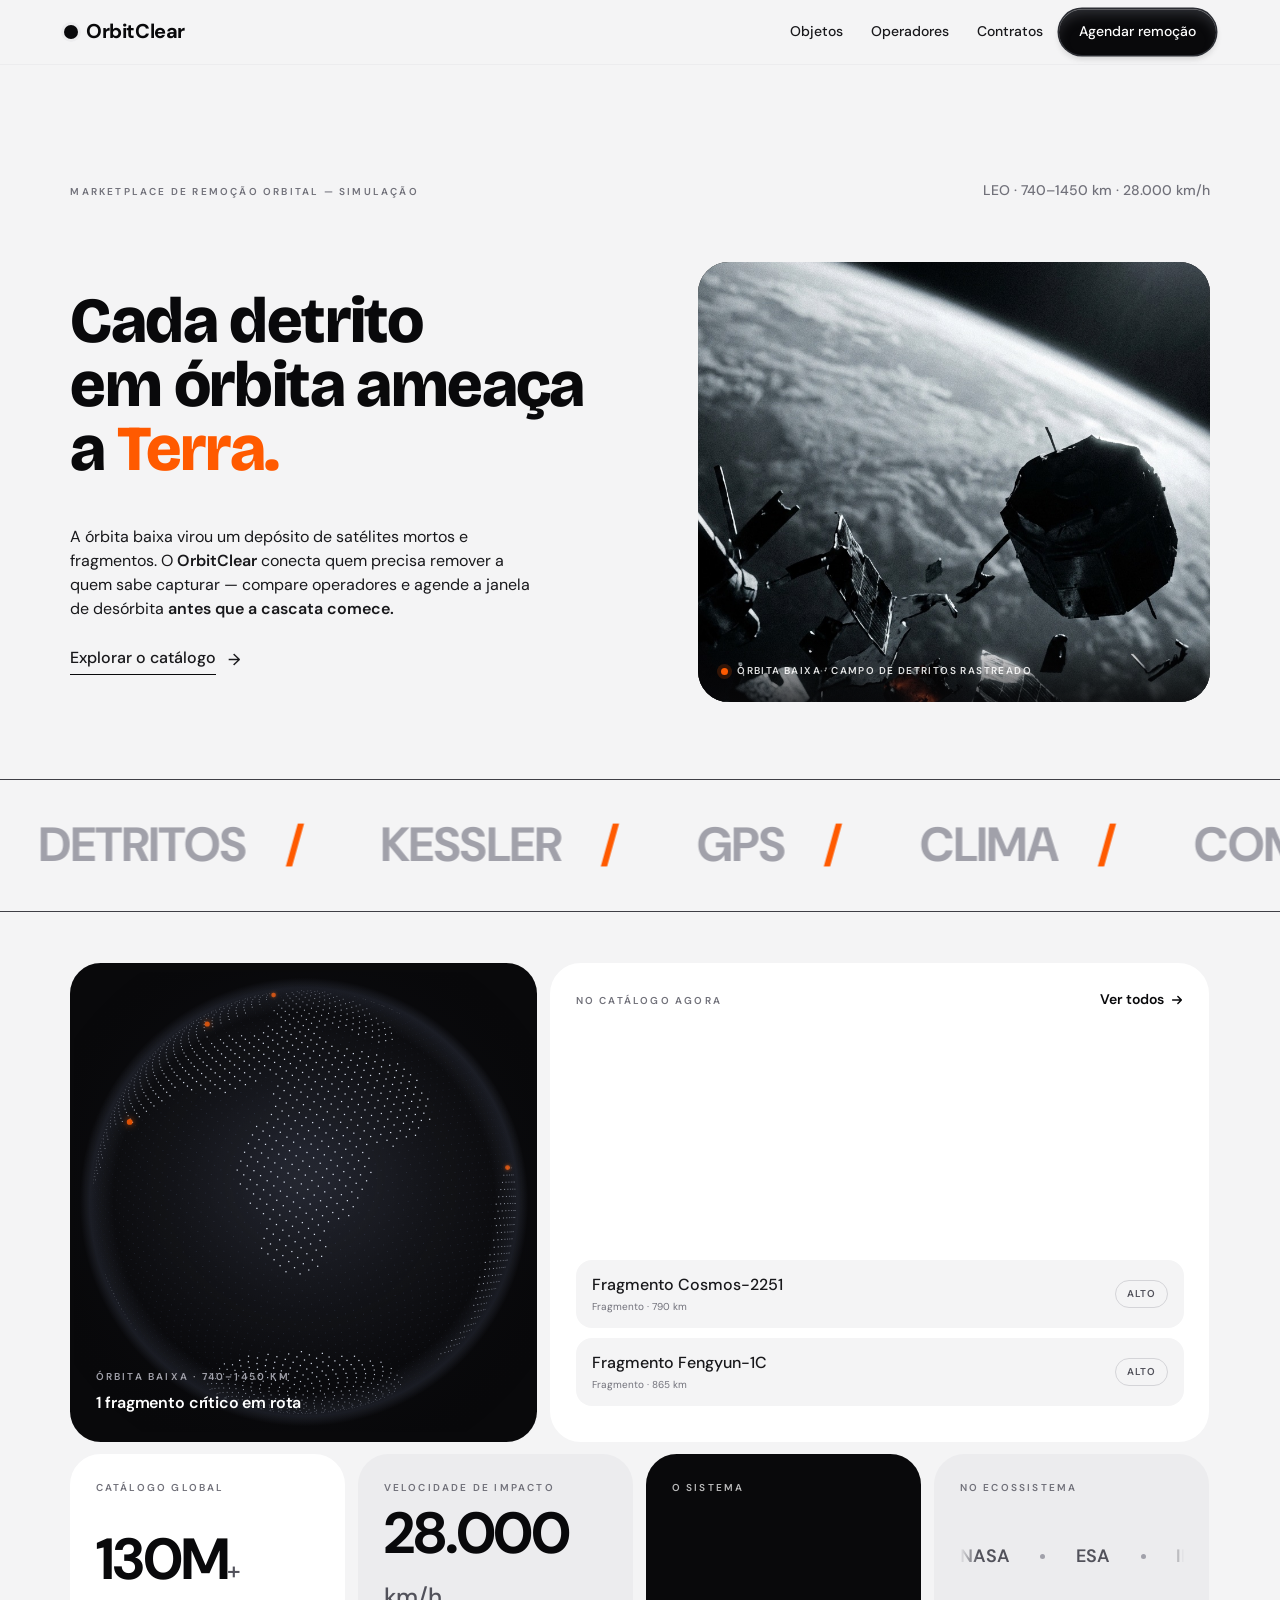
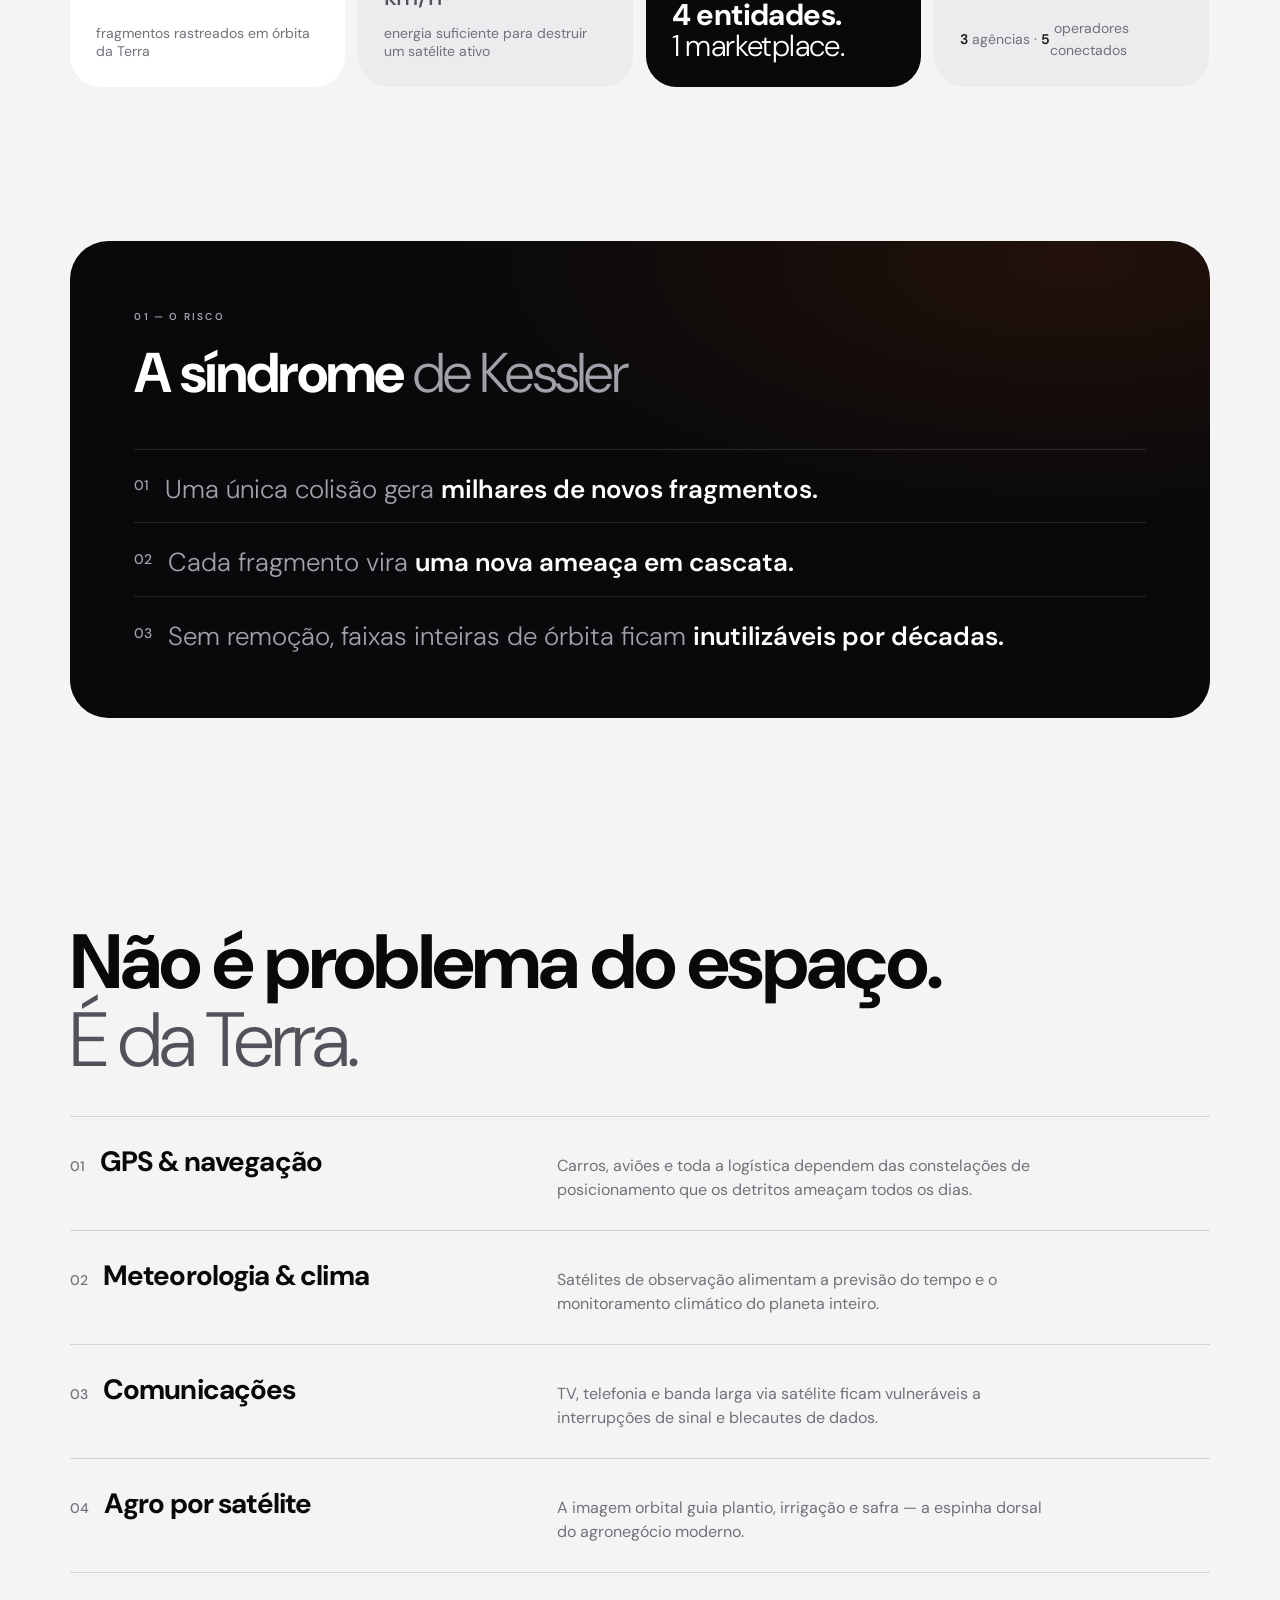
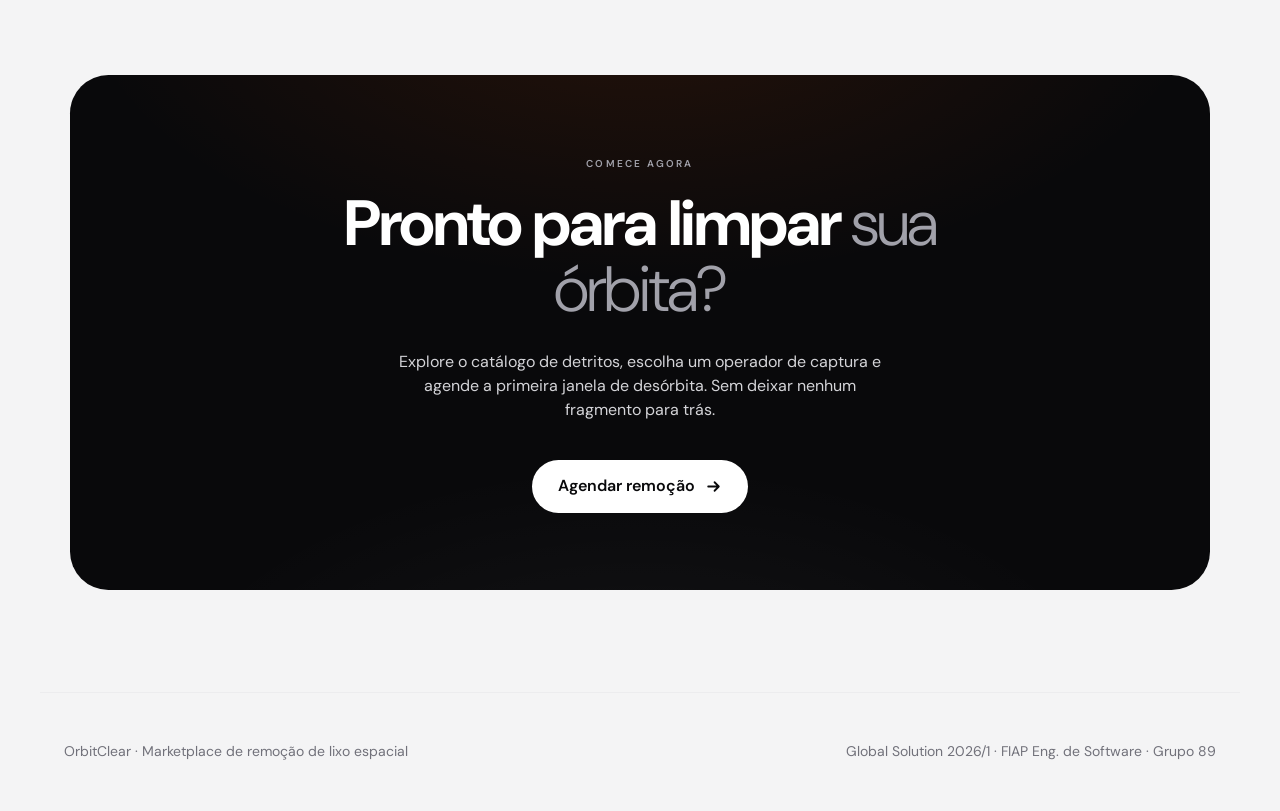
<file: web/index.html>
<!doctype html>
<html lang="pt-BR">
<head>
<meta charset="utf-8">
<meta name="viewport" content="width=device-width, initial-scale=1">
<title>OrbitClear · Marketplace de remoção orbital</title>
<link rel="preconnect" href="https://fonts.googleapis.com">
<link rel="preconnect" href="https://fonts.gstatic.com" crossorigin>
<link href="https://fonts.googleapis.com/css2?family=Bricolage+Grotesque:opsz,wght@12..96,400..800&family=DM+Sans:opsz,wght@9..40,300;9..40,400;9..40,500;9..40,600;9..40,700&display=swap" rel="stylesheet">
<link rel="stylesheet" href="css/tokens.css">
<link rel="stylesheet" href="css/base.css">
<style>
  /* ============================================================
     OrbitClear — LANDING FINAL (fusão A·BENTO + B·KINETIC EDITORIAL)
     Um só sistema visual Awesomic: DM Sans, paleta estrita por token,
     profundidade por degrau de cor (sem drop shadow em tile),
     ember/orchid escassos. Prefixo .ed- pra não colidir com base.css.
     Ritmo: claro (hero) → faixa → bento → número cru → escuro Kessler
            → impacto Terra → CTA escuro.
     ============================================================ */

  /* gutter editorial largo: mesmo eixo do .container, sem cartão */
  .ed-bleed { padding-inline: clamp(20px, 5.5vw, 96px); }
  .ed-rule { border-top: 1px solid var(--color-pebble); }

  .ed-kicker {
    font-size: var(--text-caption);
    letter-spacing: .22em;
    text-transform: uppercase;
    font-weight: var(--font-weight-semibold);
    color: var(--color-steel);
  }
  .ed-secnum {
    display: inline-block;
    font-size: var(--text-body);
    font-weight: var(--font-weight-medium);
    letter-spacing: .14em;
    color: var(--color-steel);
    font-variant-numeric: tabular-nums;
  }

  /* ============================================================
     1 · HERO — big-type arquitetônico (canvas claro / mist)
     ============================================================ */
  .ed-hero {
    padding-top: clamp(44px, 9vw, 124px);
    padding-bottom: clamp(36px, 6vw, 80px);
  }
  .ed-hero-top {
    display: flex; align-items: baseline; justify-content: space-between;
    gap: 24px; margin-bottom: clamp(26px, 5vw, 60px); flex-wrap: wrap;
  }
  .ed-hero-top .ed-loc {
    font-size: var(--text-body);
    font-weight: var(--font-weight-medium);
    color: var(--color-steel);
    font-variant-numeric: tabular-nums;
  }
  .ed-display {
    margin: 0;
    font-family: 'Bricolage Grotesque', 'DM Sans', ui-sans-serif, system-ui, sans-serif;
    font-weight: 800;
    font-size: clamp(34px, 5vw, 74px);
    line-height: 1.0;
    letter-spacing: -.025em;
    color: var(--color-obsidian);
    overflow-wrap: break-word;
  }
  .ed-display .ed-line { display: block; }
  /* última palavra em ember — único acento cromático da dobra */
  .ed-display .ed-accent { color: var(--color-ember); }

  /* hero em 2 colunas: tipografia à esquerda, mídia cinematográfica à direita */
  .ed-hero-main {
    margin-top: clamp(24px, 3.5vw, 48px);
    display: grid;
    grid-template-columns: 1.06fr 0.94fr;
    gap: clamp(28px, 4vw, 64px);
    align-items: stretch;
  }
  .ed-hero-left { display: flex; flex-direction: column; justify-content: center; min-width: 0; }
  .ed-hero-foot { margin-top: clamp(26px, 3.5vw, 44px); max-width: 46ch; }
  .ed-hero-lead {
    font-size: var(--text-body-lg);
    line-height: var(--leading-body-lg);
    color: var(--color-ink);
  }
  .ed-hero-lead strong { font-weight: var(--font-weight-semibold); }
  .ed-hero-cta {
    margin-top: clamp(18px, 2vw, 26px);
    display: inline-flex; align-items: center; gap: 12px;
    font-size: var(--text-body-lg);
    font-weight: var(--font-weight-medium);
    align-self: start;
  }
  .ed-hero-cta .ed-ul { border-bottom: 1px solid var(--color-obsidian); padding-bottom: 3px; }
  .ed-hero-cta .ed-arrow {
    display: inline-block;
    transition: transform .28s cubic-bezier(.175,.885,.32,1.275);
  }
  .ed-hero-cta:hover .ed-arrow { transform: translateX(8px); }

  /* mídia cinematográfica do hero (imagem gerada) */
  .ed-hero-media {
    position: relative;
    margin: 0;
    border-radius: clamp(28px, 2.4vw, 36px);
    overflow: hidden;
    background: var(--surface-dark);
    min-height: 440px;
    isolation: isolate;
  }
  .ed-hero-media img {
    position: absolute; inset: 0;
    width: 100%; height: 100%;
    object-fit: cover; display: block;
  }
  .ed-hero-media figcaption {
    position: absolute; left: 0; right: 0; bottom: 0; z-index: 2;
    padding: clamp(16px, 1.8vw, 24px);
    display: flex; align-items: center; gap: 9px;
    font-size: var(--text-caption);
    letter-spacing: .14em; text-transform: uppercase;
    font-weight: var(--font-weight-semibold);
    color: rgba(255,255,255,.88);
    background: linear-gradient(to top, rgba(9,9,11,.74), transparent);
  }
  .ed-hero-media .ed-live {
    width: 7px; height: 7px; border-radius: 50%;
    background: var(--color-ember); flex: none;
    box-shadow: 0 0 0 4px rgba(255,90,0,.18);
  }
  @media (max-width: 860px) {
    .ed-hero-main { grid-template-columns: 1fr; gap: clamp(24px, 5vw, 36px); }
    .ed-hero-media { min-height: 0; aspect-ratio: 16 / 11; }
  }

  /* ============================================================
     2 · MARQUEE cinético — palavras-chave cruzando a tela
     ============================================================ */
  .ed-marquee {
    padding-block: clamp(16px, 2.6vw, 28px);
    overflow: hidden;
    border-top: 1px solid var(--color-graphite);
    border-bottom: 1px solid var(--color-graphite);
    user-select: none;
  }
  .ed-marquee-track {
    display: flex; width: max-content;
    will-change: transform;
    animation: ed-marquee-x 34s linear infinite;
  }
  .ed-marquee:hover .ed-marquee-track { animation-play-state: paused; }
  .ed-marquee-item {
    display: inline-flex; align-items: center;
    font-size: clamp(22px, 4vw, 48px);
    font-weight: var(--font-weight-bold);
    letter-spacing: -.02em;
    text-transform: uppercase;
    color: var(--color-ash);
    padding-inline: clamp(20px, 3vw, 48px);
    transition: color .25s ease;
  }
  .ed-marquee-item .ed-sep { color: var(--color-ember); margin-left: clamp(20px, 3vw, 48px); }
  .ed-marquee-item:hover { color: var(--color-obsidian); }
  @keyframes ed-marquee-x { to { transform: translateX(-50%); } }

  /* ============================================================
     3 · BENTO "ACTIVE GRID" — mosaico assimétrico (de A)
     ============================================================ */
  .ed-stage { padding-block: clamp(24px, 4vw, 56px); }
  .ed-bento {
    display: grid;
    grid-template-columns: repeat(12, 1fr);
    grid-auto-rows: minmax(96px, 1fr);
    gap: clamp(10px, 1vw, 16px);
  }
  .ed-tile {
    position: relative;
    border-radius: clamp(28px, 2.4vw, 36px);
    padding: clamp(20px, 2vw, 30px);
    overflow: hidden;
    display: flex;
    flex-direction: column;
    isolation: isolate;
    transition: transform .25s cubic-bezier(.175,.885,.32,1.275);
    will-change: transform;
  }
  .ed-tile:hover { transform: translateY(-4px); }
  .ed-tile.ed-static:hover { transform: none; }
  .ed-tile .ed-kicker { color: var(--color-steel); }

  /* placement desktop — assimetria intencional */
  .ed-t-orbit   { grid-column: span 5; grid-row: span 4; }
  .ed-t-catalog { grid-column: span 7; grid-row: span 4; }
  .ed-t-stat-a  { grid-column: span 3; grid-row: span 2; }
  .ed-t-stat-b  { grid-column: span 3; grid-row: span 2; }
  .ed-t-orchid  { grid-column: span 3; grid-row: span 2; }
  .ed-t-ecosys  { grid-column: span 3; grid-row: span 2; }

  /* --- TILE ÓRBITA (escuro, grande): globo de pontos em <canvas>, ver js/globo.js --- */
  .ed-t-orbit {
    background: var(--surface-dark);
    padding: 0;
    align-items: center;
    justify-content: center;
    min-height: 360px;
  }
  .ed-t-orbit::before {
    content: "";
    position: absolute; inset: 0;
    background: radial-gradient(70% 60% at 50% 46%, rgba(255,255,255,.06), transparent 70%);
    z-index: -1;
  }
  .ed-orbit-canvas {
    width: min(108%, 460px); aspect-ratio: 1 / 1; display: block;
    cursor: grab; touch-action: pan-y;
  }
  .ed-orbit-canvas:active { cursor: grabbing; }
  .ed-orbit-label {
    position: absolute;
    left: clamp(22px, 2vw, 32px);
    bottom: clamp(22px, 2vw, 32px);
    z-index: 2;
    color: var(--color-ash);
    max-width: 64%;
  }
  .ed-orbit-label .ed-kicker { color: var(--color-ash); }
  .ed-orbit-label .ed-big {
    display: block;
    color: var(--color-snow);
    font-weight: var(--font-weight-semibold);
    font-size: var(--text-body-lg);
    margin-top: 4px;
    letter-spacing: -.01em;
  }
  /* o globo do tile de órbita é desenhado em <canvas> — ver js/globo.js
     (respeito a prefers-reduced-motion fica no próprio JS) */

  /* --- TILE CATÁLOGO (snow, active grid: revela 3º no hover) --- */
  .ed-t-catalog {
    background: var(--surface-card-white);
    gap: var(--spacing-16);
    justify-content: flex-start;
  }
  .ed-catalog-head {
    display: flex; align-items: baseline; justify-content: space-between;
    gap: var(--spacing-16);
  }
  .ed-see-all {
    display: inline-flex; align-items: center; gap: 6px;
    font-size: var(--text-body);
    font-weight: var(--font-weight-semibold);
    color: var(--color-obsidian);
    transition: opacity .2s ease;
  }
  .ed-see-all:hover { opacity: .55; }
  .ed-see-all svg { width: 14px; height: 14px; transition: transform .25s ease; }
  .ed-t-catalog:hover .ed-see-all svg { transform: translateX(3px); }
  .ed-obj-list { display: grid; gap: 10px; margin-top: auto; }
  .ed-obj-row {
    display: grid;
    grid-template-columns: 1fr auto;
    align-items: center;
    gap: var(--spacing-16);
    padding: 13px 16px;
    border-radius: var(--radius-2xl);
    background: var(--surface-canvas);
  }
  .ed-obj-name {
    font-size: var(--text-body-lg);
    font-weight: var(--font-weight-medium);
    color: var(--color-ink);
    overflow: hidden; text-overflow: ellipsis; white-space: nowrap;
  }
  .ed-obj-meta {
    display: block;
    font-size: var(--text-caption);
    line-height: 1.7;
    color: var(--color-steel);
    font-weight: var(--font-weight-regular);
  }
  .ed-risk {
    flex: none;
    font-size: var(--text-caption);
    font-weight: var(--font-weight-semibold);
    letter-spacing: .06em;
    text-transform: uppercase;
    padding: 5px 11px;
    border-radius: var(--radius-pill);
    border: 1px solid var(--color-pebble);
    color: var(--color-slate);
    white-space: nowrap;
  }
  .ed-risk[data-risk="CRITICO"] { color: var(--color-ember); border-color: rgba(255,90,0,.32); }
  /* o objeto extra colapsado, abre no hover (active grid, overshoot) */
  .ed-obj-row.ed-reveal {
    max-height: 0; opacity: 0; padding-block: 0; margin-top: -10px;
    transform: translateY(-6px); overflow: hidden;
    transition: max-height .32s cubic-bezier(.175,.885,.32,1.275),
                opacity .28s ease, transform .3s ease, padding .3s ease, margin .3s ease;
  }
  .ed-t-catalog:hover .ed-obj-row.ed-reveal {
    max-height: 72px; opacity: 1; padding-block: 13px; margin-top: 0; transform: translateY(0);
  }

  /* --- TILE STAT --- */
  .ed-t-stat { justify-content: space-between; gap: var(--spacing-12); min-height: 168px; }
  .ed-t-stat-a { background: var(--surface-card-white); }
  .ed-t-stat-b { background: var(--surface-card-muted); }
  .ed-stat-num {
    font-weight: var(--font-weight-bold);
    font-size: clamp(40px, 4.6vw, 58px);
    line-height: .9;
    letter-spacing: -.035em;
    color: var(--color-obsidian);
  }
  .ed-stat-num .ed-u {
    font-size: .42em;
    font-weight: var(--font-weight-medium);
    letter-spacing: -.01em;
    color: var(--color-slate);
  }
  .ed-stat-label {
    font-size: var(--text-body);
    color: var(--color-steel);
    line-height: 1.35;
    max-width: 24ch;
  }

  /* --- TILE SISTEMA (âncora escura — sem cor cromática) --- */
  .ed-t-orchid {
    background: var(--surface-dark);
    color: var(--color-snow);
    justify-content: space-between;
    gap: var(--spacing-12);
    min-height: 168px;
  }
  .ed-t-orchid .ed-kicker { color: rgba(255,255,255,.72); }
  .ed-orchid-line {
    font-weight: var(--font-weight-bold);
    font-size: clamp(22px, 2.4vw, 30px);
    line-height: 1.04;
    letter-spacing: -.02em;
  }
  .ed-orchid-line span { display: block; font-weight: var(--font-weight-light); }

  /* --- TILE ECOSSISTEMA (marquee de agências/operadores) --- */
  .ed-t-ecosys {
    background: var(--surface-card-muted);
    justify-content: space-between;
    gap: var(--spacing-16);
    min-height: 168px;
  }
  .ed-ticker {
    overflow: hidden;
    -webkit-mask-image: linear-gradient(90deg, transparent, #000 8%, #000 92%, transparent);
    mask-image: linear-gradient(90deg, transparent, #000 8%, #000 92%, transparent);
  }
  .ed-ticker-track {
    display: flex; align-items: center;
    gap: clamp(20px, 2.4vw, 38px);
    width: max-content;
    animation: ed-tick 30s linear infinite;
  }
  @keyframes ed-tick { to { transform: translateX(-50%); } }
  .ed-ticker-track span {
    font-size: var(--text-subheading);
    font-weight: var(--font-weight-semibold);
    color: var(--color-slate);
    white-space: nowrap;
  }
  .ed-ticker-track .ed-dot { width: 5px; height: 5px; border-radius: 50%; background: var(--color-ash); flex: none; }
  .ed-ecosys-foot {
    display: flex; align-items: center;
    color: var(--color-steel);
    font-size: var(--text-body);
  }
  .ed-ecosys-foot b { color: var(--color-ink); font-weight: var(--font-weight-semibold); }

  /* ============================================================
     4 · KESSLER — bloco escuro forte (.card-dark de base)
     ============================================================ */
  .ed-section { padding-block: clamp(56px, 8vw, 104px); }
  .ed-dark-block {
    background: var(--surface-dark);
    color: var(--color-snow);
    border-radius: clamp(30px, 3vw, 44px);
    padding: clamp(32px, 5vw, 72px);
    position: relative;
    overflow: hidden;
    isolation: isolate;
  }
  .ed-dark-block::before {
    content: "";
    position: absolute; inset: 0;
    background: radial-gradient(120% 120% at 88% 4%, rgba(255,90,0,.10), transparent 46%);
    z-index: -1;
  }
  .ed-dark-block .ed-kicker { color: var(--color-ash); }
  .ed-kessler-title {
    margin: clamp(12px, 1.4vw, 18px) 0 0;
    font-weight: var(--font-weight-bold);
    font-size: clamp(30px, 5vw, 56px);
    line-height: 1.0;
    letter-spacing: -.03em;
    color: var(--color-snow);
  }
  .ed-kessler-title .ed-thin { font-weight: var(--font-weight-light); color: var(--color-ash); }
  .ed-problem {
    margin-top: clamp(28px, 4vw, 48px);
    display: grid; gap: var(--spacing-16);
  }
  .ed-problem-row {
    display: flex; align-items: flex-start; gap: var(--spacing-16);
    font-size: clamp(18px, 2.4vw, 26px);
    line-height: 1.34;
    padding-top: clamp(16px, 2vw, 22px);
    border-top: 1px solid rgba(255,255,255,.12);
  }
  .ed-problem-row .ed-no {
    flex: none;
    font-size: var(--text-body);
    font-weight: var(--font-weight-medium);
    color: var(--color-ash);
    font-variant-numeric: tabular-nums;
    padding-top: .35em;
  }
  .ed-problem-lead { color: var(--color-ash); font-weight: var(--font-weight-light); }
  .ed-problem-key { color: var(--color-snow); font-weight: var(--font-weight-semibold); }

  /* ============================================================
     6 · IMPACTO NA TERRA — lista-índice editorial (de B)
     ============================================================ */
  .ed-head { margin-bottom: clamp(10px, 1.6vw, 18px); }
  .ed-head .ed-title {
    margin: 0;
    font-size: clamp(36px, 6vw, 84px);
    line-height: 1.02;
    letter-spacing: -.035em;
    font-weight: var(--font-weight-bold);
    color: var(--color-obsidian);
  }
  .ed-head .ed-title .ed-thin { display: block; font-weight: var(--font-weight-light); color: var(--color-slate); }
  .ed-impact-list {
    margin-top: clamp(20px, 3vw, 36px);
    list-style: none; padding: 0;
  }
  .ed-impact-list li {
    display: grid;
    grid-template-columns: minmax(220px, 4fr) 6fr;
    gap: clamp(20px, 4vw, 64px);
    align-items: baseline;
    padding-block: clamp(18px, 2.2vw, 28px);
    border-top: 1px solid var(--color-pebble);
    transition: padding-left .3s cubic-bezier(.175,.885,.32,1.275);
  }
  .ed-impact-list li:last-child { border-bottom: 1px solid var(--color-pebble); }
  .ed-impact-list li:hover { padding-left: clamp(8px, 1.2vw, 20px); }
  .ed-impact-list .ed-ix {
    margin: 0;
    font-size: clamp(20px, 2.2vw, 28px);
    line-height: 1.2;
    letter-spacing: -.03em;
    font-weight: var(--font-weight-bold);
    color: var(--color-obsidian);
    display: flex; align-items: baseline; gap: 16px;
  }
  .ed-impact-list .ed-ix .ed-no {
    font-size: var(--text-body);
    font-weight: var(--font-weight-medium);
    color: var(--color-steel);
    font-variant-numeric: tabular-nums;
    flex: none;
  }
  .ed-impact-list .ed-desc {
    font-size: var(--text-body-lg);
    line-height: var(--leading-body-lg);
    color: var(--color-steel);
    max-width: 46ch;
  }
  @media (max-width: 720px) {
    .ed-impact-list li { grid-template-columns: 1fr; gap: 12px; }
  }

  /* ============================================================
     7 · CTA final — .card-dark centralizado
     ============================================================ */
  .ed-cta {
    position: relative; overflow: hidden;
    background: var(--surface-dark);
    color: var(--color-snow);
    border-radius: clamp(30px, 3vw, 44px);
    padding: clamp(44px, 6vw, 96px) clamp(28px, 4vw, 64px);
    text-align: center;
    isolation: isolate;
  }
  .ed-cta::before {
    content: "";
    position: absolute; inset: 0;
    background:
      radial-gradient(100% 120% at 50% -20%, rgba(255,90,0,.12), transparent 50%),
      radial-gradient(80% 100% at 50% 130%, rgba(255,255,255,.05), transparent 55%);
    z-index: -1;
  }
  .ed-cta .ed-kicker { color: var(--color-ash); }
  .ed-cta-title {
    margin: clamp(12px, 1.4vw, 18px) auto 0;
    font-weight: var(--font-weight-bold);
    font-size: clamp(32px, 5vw, 64px);
    line-height: 1.02;
    letter-spacing: -.03em;
    max-width: 16ch;
  }
  .ed-cta-title .ed-thin { color: var(--color-ash); font-weight: var(--font-weight-light); }
  .ed-cta-sub {
    margin: clamp(18px, 2.4vw, 28px) auto 0;
    color: var(--color-pebble);
    font-size: var(--text-body-lg);
    line-height: var(--leading-body-lg);
    max-width: 46ch;
  }
  .ed-btn-snow {
    margin-top: clamp(28px, 3vw, 38px);
    display: inline-flex; align-items: center; gap: 10px;
    background: var(--color-snow);
    color: var(--color-obsidian);
    font-weight: var(--font-weight-semibold);
    font-size: var(--text-body-lg);
    border-radius: var(--radius-pill);
    padding: 14px 26px;
    transition: transform .22s ease;
  }
  .ed-btn-snow:hover { transform: translateY(-2px); }
  .ed-btn-snow svg { width: 17px; height: 17px; }

  /* ============================================================
     RESPONSIVO — o bento colapsa progressivamente
     ============================================================ */
  @media (max-width: 1080px) {
    .ed-bento { grid-auto-rows: minmax(92px, auto); }
    .ed-t-orbit   { grid-column: span 6; grid-row: span 3; }
    .ed-t-catalog { grid-column: span 6; grid-row: span 3; }
    .ed-t-stat-a  { grid-column: span 6; grid-row: span 2; }
    .ed-t-stat-b  { grid-column: span 6; grid-row: span 2; }
    .ed-t-orchid  { grid-column: span 6; grid-row: span 2; }
    .ed-t-ecosys  { grid-column: span 6; grid-row: span 2; }
  }
  @media (max-width: 640px) {
    .ed-bento { grid-template-columns: 1fr; grid-auto-rows: auto; gap: 12px; }
    .ed-tile { grid-column: 1 / -1 !important; grid-row: auto !important; }
    .ed-t-orbit { min-height: 300px; }
    /* em touch não há hover: o objeto extra aparece fixo */
    .ed-obj-row.ed-reveal {
      max-height: 72px; opacity: 1; padding-block: 13px; margin-top: 0; transform: none;
    }
  }

  /* ============================================================
     MOTION RESET — zera marquee / órbita / hovers
     ============================================================ */
  @media (prefers-reduced-motion: reduce) {
    .ed-marquee-track, .ed-ticker-track { animation: none; transform: none; }
    .ed-tile, .ed-btn-snow, .ed-see-all svg, .ed-obj-row.ed-reveal,
    .ed-hero-cta .ed-arrow, .ed-impact-list li, .ed-marquee-item { transition: none; }
    .ed-tile:hover, .ed-hero-cta:hover .ed-arrow { transform: none; }
    .ed-impact-list li:hover { padding-left: 0; }
  }
</style>
</head>
<body>
<header class="nav"><div class="container nav-inner"><a href="index.html" class="brand"><span class="brand-dot"></span>OrbitClear</a><nav class="nav-links"><a href="objetos.html" class="nav-link">Objetos</a><a href="operadores.html" class="nav-link">Operadores</a><a href="contratos.html" class="nav-link">Contratos</a><a href="contratos.html" class="btn btn-primary">Agendar remoção</a></nav></div></header>

<main>

  <!-- ===================== 1 · HERO big-type ===================== -->
  <section class="ed-hero ed-bleed" aria-labelledby="hero-h">
    <div class="ed-hero-top">
      <span class="ed-kicker">Marketplace de remoção orbital — simulação</span>
      <span class="ed-loc">LEO · 740–1450 km · 28.000 km/h</span>
    </div>

    <div class="ed-hero-main">
      <div class="ed-hero-left">
        <h1 class="ed-display" id="hero-h">
          <span class="ed-line">Cada detrito</span>
          <span class="ed-line">em órbita ameaça</span>
          <span class="ed-line">a <span class="ed-accent">Terra.</span></span>
        </h1>
        <div class="ed-hero-foot">
          <p class="ed-hero-lead">
            A órbita baixa virou um depósito de satélites mortos e fragmentos. O
            <strong>OrbitClear</strong> conecta quem precisa remover a quem sabe capturar —
            compare operadores e agende a janela de desórbita <strong>antes que a cascata comece.</strong>
          </p>
          <a href="objetos.html" class="ed-hero-cta">
            <span class="ed-ul">Explorar o catálogo</span>
            <span class="ed-arrow" aria-hidden="true">&rarr;</span>
          </a>
        </div>
      </div>

      <figure class="ed-hero-media">
        <img src="assets/hero.jpg" width="896" height="1200" loading="eager"
             alt="Detritos orbitais e um satélite desativado à deriva sobre a Terra, com um fragmento crítico em destaque">
        <figcaption><span class="ed-live" aria-hidden="true"></span>Órbita baixa · campo de detritos rastreado</figcaption>
      </figure>
    </div>
  </section>

  <!-- ===================== 2 · MARQUEE cinético ===================== -->
  <div class="ed-marquee" aria-hidden="true">
    <div class="ed-marquee-track" id="ed-marquee-track"><!-- preenchido por JS (loop perfeito) --></div>
  </div>

  <!-- ===================== 3 · BENTO ACTIVE GRID ===================== -->
  <section class="ed-stage ed-bleed" aria-label="O marketplace em um relance">
    <div class="ed-bento">

      <!-- TILE ÓRBITA (escuro, grande) -->
      <article class="ed-tile ed-t-orbit ed-static" aria-label="Detritos orbitando a Terra">
        <canvas id="ed-orbit-canvas" class="ed-orbit-canvas" role="img"
                aria-label="Globo da Terra pontilhado girando, com focos de lançamento de detritos em destaque"></canvas>
        <span class="ed-orbit-label">
          <span class="ed-kicker">Órbita baixa · 740–1450 km</span>
          <span class="ed-big">1 fragmento crítico em rota</span>
        </span>
      </article>

      <!-- TILE CATÁLOGO (active grid: revela 3º no hover) -->
      <article class="ed-tile ed-t-catalog">
        <div class="ed-catalog-head">
          <span class="ed-kicker">No catálogo agora</span>
          <a href="objetos.html" class="ed-see-all">
            Ver todos
            <svg viewBox="0 0 16 16" fill="none" aria-hidden="true"><path d="M3 8h10M9 4l4 4-4 4" stroke="currentColor" stroke-width="1.7" stroke-linecap="round" stroke-linejoin="round"/></svg>
          </a>
        </div>
        <div class="ed-obj-list" id="ed-obj-list"><!-- preenchido via JS --></div>
      </article>

      <!-- TILE STAT A — 130M+ (resumo; o dado cru vem na faixa 4) -->
      <article class="ed-tile ed-t-stat ed-t-stat-a">
        <span class="ed-kicker">Catálogo global</span>
        <div class="ed-stat-num">130M<span class="ed-u">+</span></div>
        <p class="ed-stat-label">fragmentos rastreados em órbita da Terra</p>
      </article>

      <!-- TILE STAT B — 28.000 km/h -->
      <article class="ed-tile ed-t-stat ed-t-stat-b">
        <span class="ed-kicker">Velocidade de impacto</span>
        <div class="ed-stat-num">28.000<span class="ed-u"> km/h</span></div>
        <p class="ed-stat-label">energia suficiente para destruir um satélite ativo</p>
      </article>

      <!-- TILE ORCHID (wash decorativo único, sem botão) -->
      <article class="ed-tile ed-t-orchid">
        <span class="ed-kicker">O sistema</span>
        <p class="ed-orchid-line">4 entidades.<span>1 marketplace.</span></p>
      </article>

      <!-- TILE ECOSSISTEMA -->
      <article class="ed-tile ed-t-ecosys ed-static">
        <span class="ed-kicker">No ecossistema</span>
        <div class="ed-ticker">
          <div class="ed-ticker-track" id="ed-ticker"><!-- preenchido via JS --></div>
        </div>
        <p class="ed-ecosys-foot"><b id="ed-ag-count">3</b>&nbsp;agências&nbsp;·&nbsp;<b id="ed-op-count">5</b>&nbsp;operadores conectados</p>
      </article>

    </div>
  </section>

  <!-- ===================== 4 · KESSLER (bloco escuro) ===================== -->
  <section class="ed-section ed-bleed" aria-labelledby="kessler-h">
    <div class="ed-dark-block">
      <span class="ed-kicker">01 — O risco</span>
      <h2 class="ed-kessler-title" id="kessler-h">A síndrome <span class="ed-thin">de Kessler</span></h2>
      <div class="ed-problem">
        <p class="ed-problem-row"><span class="ed-no">01</span><span><span class="ed-problem-lead">Uma única colisão gera </span><span class="ed-problem-key">milhares de novos fragmentos.</span></span></p>
        <p class="ed-problem-row"><span class="ed-no">02</span><span><span class="ed-problem-lead">Cada fragmento vira </span><span class="ed-problem-key">uma nova ameaça em cascata.</span></span></p>
        <p class="ed-problem-row"><span class="ed-no">03</span><span><span class="ed-problem-lead">Sem remoção, faixas inteiras de órbita ficam </span><span class="ed-problem-key">inutilizáveis por décadas.</span></span></p>
      </div>
    </div>
  </section>

  <!-- ===================== 6 · IMPACTO NA TERRA (diferencial) ===================== -->
  <section class="ed-section ed-bleed" aria-labelledby="impact-h">
    <div class="ed-head">
      <h2 class="ed-title" id="impact-h">Não é problema do espaço. <span class="ed-thin">É da Terra.</span></h2>
    </div>

    <ol class="ed-impact-list">
      <li>
        <p class="ed-ix"><span class="ed-no">01</span> GPS &amp; navegação</p>
        <p class="ed-desc">Carros, aviões e toda a logística dependem das constelações de posicionamento que os detritos ameaçam todos os dias.</p>
      </li>
      <li>
        <p class="ed-ix"><span class="ed-no">02</span> Meteorologia &amp; clima</p>
        <p class="ed-desc">Satélites de observação alimentam a previsão do tempo e o monitoramento climático do planeta inteiro.</p>
      </li>
      <li>
        <p class="ed-ix"><span class="ed-no">03</span> Comunicações</p>
        <p class="ed-desc">TV, telefonia e banda larga via satélite ficam vulneráveis a interrupções de sinal e blecautes de dados.</p>
      </li>
      <li>
        <p class="ed-ix"><span class="ed-no">04</span> Agro por satélite</p>
        <p class="ed-desc">A imagem orbital guia plantio, irrigação e safra — a espinha dorsal do agronegócio moderno.</p>
      </li>
    </ol>
  </section>

  <!-- ===================== 7 · CTA final ===================== -->
  <section class="ed-section ed-bleed" style="padding-top:0">
    <div class="ed-cta">
      <span class="ed-kicker">Comece agora</span>
      <h2 class="ed-cta-title">Pronto para limpar <span class="ed-thin">sua órbita?</span></h2>
      <p class="ed-cta-sub">Explore o catálogo de detritos, escolha um operador de captura e agende a primeira janela de desórbita. Sem deixar nenhum fragmento para trás.</p>
      <a href="contratos.html" class="ed-btn-snow">
        Agendar remoção
        <svg viewBox="0 0 16 16" fill="none" aria-hidden="true"><path d="M3 8h10M9 4l4 4-4 4" stroke="currentColor" stroke-width="1.7" stroke-linecap="round" stroke-linejoin="round"/></svg>
      </a>
    </div>
  </section>

</main>

<footer class="footer container"><span>OrbitClear · Marketplace de remoção de lixo espacial</span><span class="muted">Global Solution 2026/1 · FIAP Eng. de Software · Grupo 89</span></footer>

<script src="js/data.js"></script>
<script src="js/globo.js"></script>
<script>
  (function () {
    'use strict';

    /* ---- 2 · Marquee cinético (palavras-chave, 2 cópias = loop perfeito) ---- */
    var palavras = ['DETRITOS', 'KESSLER', 'GPS', 'CLIMA', 'COMUNICAÇÕES', 'AGRO'];
    var track = document.getElementById('ed-marquee-track');
    if (track) {
      var buildSet = function () {
        var frag = document.createDocumentFragment();
        palavras.forEach(function (p) {
          var span = document.createElement('span');
          span.className = 'ed-marquee-item';
          span.innerHTML = p + '<span class="ed-sep">/</span>';
          frag.appendChild(span);
        });
        return frag;
      };
      track.appendChild(buildSet());
      track.appendChild(buildSet());
    }

    /* ---- 3 · Catálogo: 2 objetos visíveis + 1 que revela no hover (active grid) ---- */
    var list = document.getElementById('ed-obj-list');
    if (list && Array.isArray(window.OBJETOS)) {
      var ordemRisco = { CRITICO: 0, ALTO: 1, MEDIO: 2, BAIXO: 3 };
      var top = window.OBJETOS.slice().sort(function (a, b) {
        return (ordemRisco[a.nivelRiscoColisao] || 9) - (ordemRisco[b.nivelRiscoColisao] || 9);
      }).slice(0, 3);

      var L = window.LABELS || {};
      list.innerHTML = top.map(function (o, i) {
        var tipo = (L.tipo && L.tipo[o.tipo]) || o.tipo;
        var risco = (L.risco && L.risco[o.nivelRiscoColisao]) || o.nivelRiscoColisao;
        var alt = window.fmtKm ? window.fmtKm(o.altitudeKm) : (o.altitudeKm + ' km');
        return '<div class="ed-obj-row' + (i === 2 ? ' ed-reveal' : '') + '">' +
                 '<span class="ed-obj-name">' + o.nome +
                   '<span class="ed-obj-meta">' + tipo + ' · ' + alt + '</span>' +
                 '</span>' +
                 '<span class="ed-risk" data-risk="' + o.nivelRiscoColisao + '">' + risco + '</span>' +
               '</div>';
      }).join('');
    }

    /* ---- 3 · Ticker do ecossistema: agências + operadores reais (2x p/ loop) ---- */
    var ticker = document.getElementById('ed-ticker');
    if (ticker) {
      var nomes = []
        .concat((window.CLIENTES || []).map(function (c) { return c.nomeAgencia; }))
        .concat((window.OPERADORES || []).map(function (o) { return o.nomeEmpresa; }));
      if (!nomes.length) nomes = ['NASA', 'ESA', 'INPE', 'ClearSpace', 'Astroscale', 'D-Orbit'];
      var seq = nomes.concat(nomes);
      ticker.innerHTML = seq.map(function (n, i) {
        return '<span>' + n + '</span>' + (i < seq.length - 1 ? '<span class="ed-dot" aria-hidden="true"></span>' : '');
      }).join('');
    }

    /* ---- contadores reais no rodapé do tile de ecossistema ---- */
    var ag = document.getElementById('ed-ag-count');
    var op = document.getElementById('ed-op-count');
    if (ag && window.CLIENTES) ag.textContent = window.CLIENTES.length;
    if (op && window.OPERADORES) op.textContent = window.OPERADORES.length;
  })();
</script>

</body>
</html>
</file>
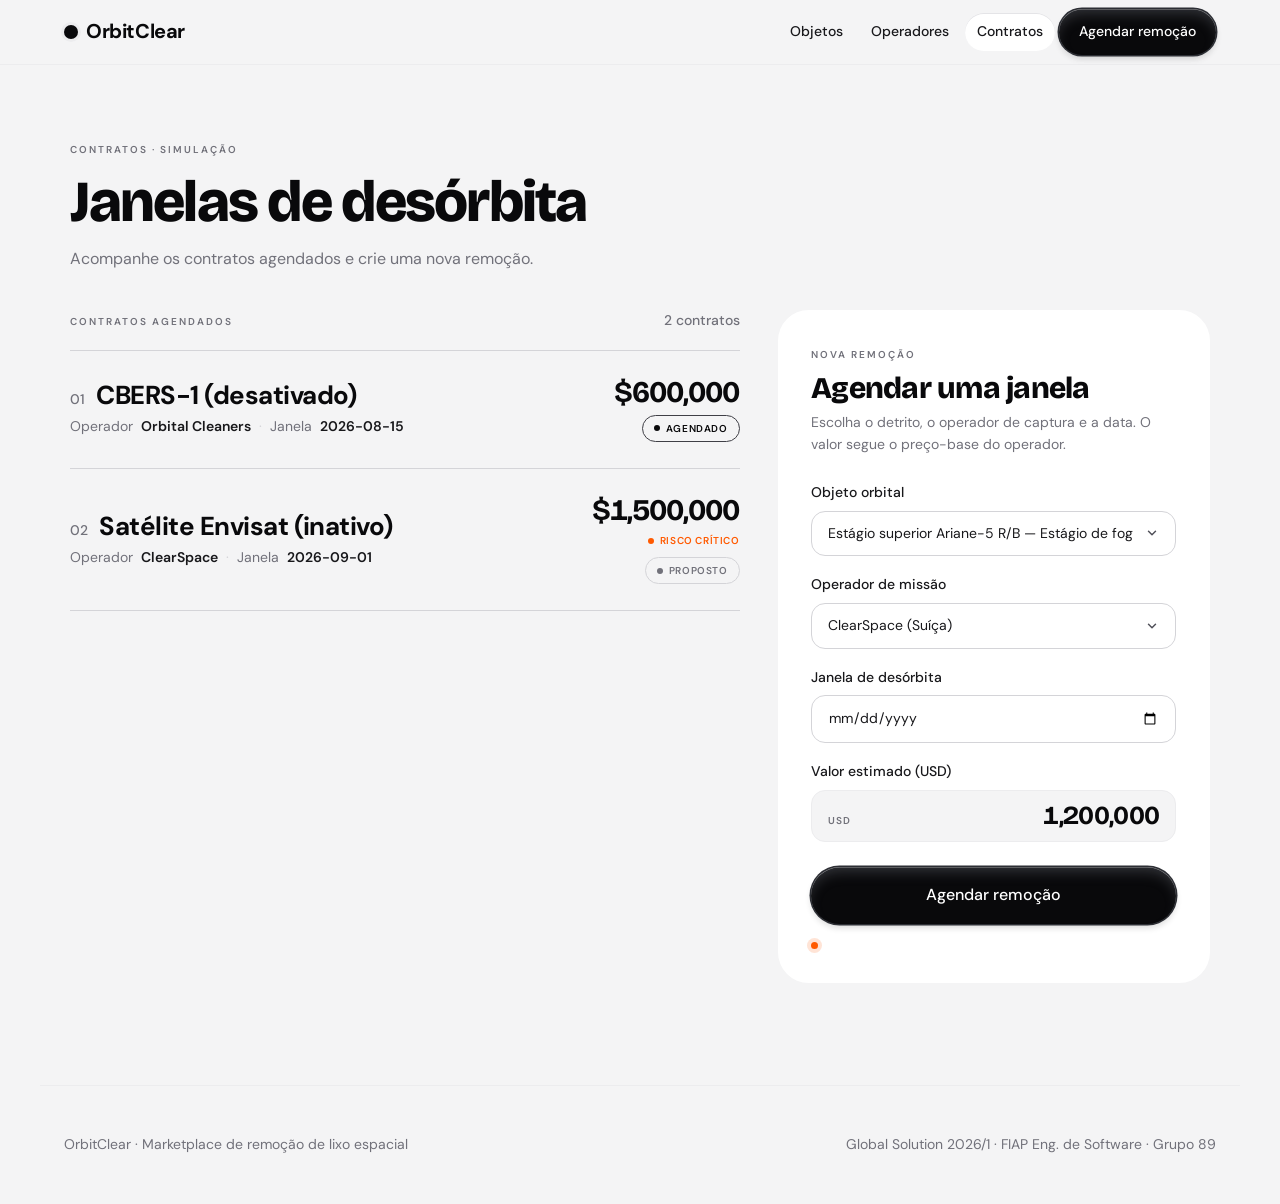
<file: web/contratos.html>
<!doctype html>
<html lang="pt-BR">
<head>
<meta charset="utf-8">
<meta name="viewport" content="width=device-width, initial-scale=1">
<title>Janelas de desórbita · OrbitClear</title>
<link rel="preconnect" href="https://fonts.googleapis.com">
<link rel="preconnect" href="https://fonts.gstatic.com" crossorigin>
<link href="https://fonts.googleapis.com/css2?family=Bricolage+Grotesque:opsz,wght@12..96,400..800&family=DM+Sans:opsz,wght@9..40,300;9..40,400;9..40,500;9..40,600;9..40,700&display=swap" rel="stylesheet">
<link rel="stylesheet" href="css/tokens.css">
<link rel="stylesheet" href="css/base.css">
<style>
  /* ============================================================
     OrbitClear — INTERNA: CONTRATOS (tela transacional)
     Mesma pele da landing (Bricolage display, paleta estrita por
     token, profundidade por degrau de cor, ember só em dado real).
     Sóbria e funcional — sem bento/marquee. Prefixo .ct- / .ed-.
     ============================================================ */

  /* gutter editorial largo: mesmo eixo da landing */
  .ed-bleed { padding-inline: clamp(20px, 5.5vw, 96px); }

  /* ---- HEADER DE PÁGINA (idêntico nas 3 internas) ---- */
  .pg-head { padding-block: clamp(40px, 6vw, 84px) clamp(22px, 3vw, 40px); display: grid; gap: clamp(12px,1.4vw,16px); }
  .pg-head .pg-eyebrow { font-size: var(--text-caption); letter-spacing: .2em; text-transform: uppercase; font-weight: 600; color: var(--color-steel); }
  .pg-title { margin: 0; font-family: 'Bricolage Grotesque','DM Sans',sans-serif; font-weight: 800;
    font-size: clamp(34px, 5vw, 58px); line-height: 1.0; letter-spacing: -.03em; color: var(--color-obsidian); }
  .pg-sub { margin: 0; max-width: 56ch; font-size: var(--text-body-lg); line-height: var(--leading-body-lg); color: var(--color-steel); }
  .pg-count { justify-self: start; }

  /* ============================================================
     LAYOUT — duas colunas: lista de contratos | painel de agendar
     ============================================================ */
  .ct-layout {
    padding-bottom: clamp(56px, 8vw, 104px);
    display: grid;
    grid-template-columns: minmax(0, 1.55fr) minmax(0, 1fr);
    gap: clamp(20px, 3vw, 48px);
    align-items: start;
  }
  @media (max-width: 940px) {
    .ct-layout { grid-template-columns: 1fr; gap: clamp(28px, 5vw, 40px); }
  }

  /* rótulo de seção curtinho acima de cada bloco */
  .ct-seclabel {
    display: flex; align-items: baseline; justify-content: space-between; gap: var(--spacing-16);
    margin-bottom: clamp(12px, 1.4vw, 18px);
  }
  .ct-seclabel .ed-kicker {
    font-size: var(--text-caption); letter-spacing: .2em; text-transform: uppercase;
    font-weight: var(--font-weight-semibold); color: var(--color-steel);
  }
  .ct-seclabel .ct-tally {
    font-size: var(--text-body); font-weight: var(--font-weight-medium);
    color: var(--color-steel); font-variant-numeric: tabular-nums; white-space: nowrap;
  }

  /* ============================================================
     LISTA DE CONTRATOS — linhas editoriais com hairlines
     ============================================================ */
  .ct-list { list-style: none; margin: 0; padding: 0; }
  .ct-row {
    display: grid;
    grid-template-columns: 1fr auto;
    align-items: center;
    gap: clamp(16px, 2.4vw, 40px);
    padding-block: clamp(18px, 2.1vw, 26px);
    border-top: 1px solid var(--color-pebble);
    transition: padding-left .3s cubic-bezier(.175,.885,.32,1.275);
  }
  .ct-row:last-child { border-bottom: 1px solid var(--color-pebble); }
  .ct-row:hover { padding-left: clamp(8px, 1.2vw, 18px); }

  .ct-row-main { min-width: 0; display: grid; gap: 6px; }
  .ct-obj {
    display: flex; align-items: baseline; gap: 12px;
    font-size: clamp(19px, 2.1vw, 26px);
    line-height: 1.16; letter-spacing: -.02em;
    font-weight: var(--font-weight-bold); color: var(--color-obsidian);
  }
  .ct-obj .ct-no {
    flex: none; font-size: var(--text-body); font-weight: var(--font-weight-medium);
    color: var(--color-steel); font-variant-numeric: tabular-nums;
  }
  .ct-obj .ct-name { overflow-wrap: anywhere; }
  .ct-meta {
    font-size: var(--text-body); line-height: var(--leading-body); color: var(--color-steel);
    display: flex; flex-wrap: wrap; gap: 4px 8px; align-items: baseline;
  }
  .ct-meta b { color: var(--color-ink); font-weight: var(--font-weight-semibold); }
  .ct-meta .ct-dot { color: var(--color-pebble); }

  .ct-row-side {
    display: flex; flex-direction: column; align-items: flex-end; gap: 8px; text-align: right;
  }
  .ct-value {
    font-family: 'Bricolage Grotesque','DM Sans',sans-serif;
    font-size: clamp(22px, 2.4vw, 30px); font-weight: 700;
    letter-spacing: -.03em; line-height: 1; color: var(--color-obsidian);
    font-variant-numeric: tabular-nums;
  }
  /* badge de status do contrato — sóbrio; ember só p/ objeto de risco CRÍTICO */
  .ct-status {
    display: inline-flex; align-items: center; gap: 6px;
    font-size: var(--text-caption); font-weight: var(--font-weight-semibold);
    letter-spacing: .06em; text-transform: uppercase;
    padding: 5px 11px; border-radius: var(--radius-pill);
    border: 1px solid var(--color-pebble); color: var(--color-slate);
    white-space: nowrap;
  }
  .ct-status::before { content: ""; width: 6px; height: 6px; border-radius: 50%; background: currentColor; flex: none; }
  .ct-status[data-status="PROPOSTO"]  { color: var(--color-steel); }
  .ct-status[data-status="AGENDADO"]  { color: var(--color-obsidian); border-color: var(--color-graphite); }
  .ct-status[data-status="CONCLUIDO"] { color: var(--color-snow); background: var(--color-obsidian); border-color: var(--color-obsidian); }
  .ct-status[data-status="CANCELADO"] { color: var(--color-ash); }
  /* selo de alerta: ember só quando o objeto do contrato é risco CRÍTICO (dado real) */
  .ct-crit {
    display: inline-flex; align-items: center; gap: 6px;
    font-size: var(--text-caption); font-weight: var(--font-weight-semibold);
    letter-spacing: .06em; text-transform: uppercase;
    color: var(--color-ember);
  }
  .ct-crit::before { content: ""; width: 6px; height: 6px; border-radius: 50%; background: var(--color-ember); flex: none; }

  .ct-empty {
    border-top: 1px solid var(--color-pebble); border-bottom: 1px solid var(--color-pebble);
    padding-block: clamp(28px, 4vw, 44px);
    color: var(--color-steel); font-size: var(--text-body-lg); line-height: var(--leading-body-lg);
  }

  /* linha recém-criada entrando na lista */
  .ct-enter { animation: ctIn .42s cubic-bezier(.175,.885,.32,1.275) both; }
  @keyframes ctIn { from { opacity: 0; transform: translateY(-10px); } to { opacity: 1; transform: none; } }

  /* ============================================================
     PAINEL "AGENDAR" — card branco premium (sticky no desktop)
     ============================================================ */
  .ct-panel {
    background: var(--surface-card-white);
    border-radius: clamp(28px, 2.4vw, 36px);
    padding: clamp(24px, 2.6vw, 36px);
    position: sticky; top: calc(64px + clamp(16px, 2vw, 28px));
  }
  @media (max-width: 940px) { .ct-panel { position: static; } }

  .ct-panel-eyebrow {
    font-size: var(--text-caption); letter-spacing: .2em; text-transform: uppercase;
    font-weight: var(--font-weight-semibold); color: var(--color-steel);
  }
  .ct-panel-title {
    margin: 8px 0 0;
    font-family: 'Bricolage Grotesque','DM Sans',sans-serif; font-weight: 800;
    font-size: clamp(22px, 2.6vw, 30px); line-height: 1.04; letter-spacing: -.025em;
    color: var(--color-obsidian);
  }
  .ct-panel-sub {
    margin: 8px 0 clamp(20px, 2.2vw, 26px);
    font-size: var(--text-body); line-height: var(--leading-body); color: var(--color-steel); max-width: 40ch;
  }

  .ct-form { display: grid; gap: clamp(14px, 1.6vw, 18px); }
  .ct-field { display: grid; gap: 7px; }
  .ct-label {
    font-size: var(--text-body); font-weight: var(--font-weight-medium); color: var(--color-ink);
  }

  /* inputs/selects consistentes: radius 14px, borda pebble, foco graphite */
  .ct-control {
    width: 100%; background: var(--color-snow); color: var(--color-ink);
    border: 1px solid var(--color-pebble); border-radius: var(--radius-input);
    padding: var(--spacing-12) var(--spacing-16); font: inherit; line-height: 1.4;
    transition: border-color .2s ease, box-shadow .2s ease, background .2s ease;
  }
  .ct-control::placeholder { color: var(--color-ash); }
  .ct-control:hover { border-color: var(--color-ash); }
  .ct-control:focus {
    outline: none; border-color: var(--color-graphite);
    box-shadow: 0 0 0 3px var(--color-fog);
  }
  /* seta custom nos selects (sem depender da nativa) */
  select.ct-control {
    appearance: none; -webkit-appearance: none; -moz-appearance: none;
    padding-right: 42px;
    background-image: url("data:image/svg+xml,%3Csvg xmlns='http://www.w3.org/2000/svg' width='14' height='14' viewBox='0 0 16 16' fill='none'%3E%3Cpath d='M4 6l4 4 4-4' stroke='%2352525b' stroke-width='1.7' stroke-linecap='round' stroke-linejoin='round'/%3E%3C/svg%3E");
    background-repeat: no-repeat; background-position: right 16px center;
  }

  /* campo de valor (read-only): vira display forte, não parece editável */
  .ct-valuefield {
    display: flex; align-items: baseline; justify-content: space-between; gap: var(--spacing-12);
    background: var(--surface-canvas); border: 1px solid var(--color-fog);
    border-radius: var(--radius-input); padding: var(--spacing-12) var(--spacing-16);
  }
  .ct-valuefield .ct-vk { font-size: var(--text-caption); letter-spacing: .1em; text-transform: uppercase;
    color: var(--color-steel); font-weight: var(--font-weight-semibold); }
  .ct-valuefield .ct-vv {
    font-family: 'Bricolage Grotesque','DM Sans',sans-serif;
    font-size: clamp(20px, 2.2vw, 26px); font-weight: 700; letter-spacing: -.025em;
    color: var(--color-obsidian); line-height: 1; font-variant-numeric: tabular-nums;
  }

  .ct-submit { margin-top: clamp(4px, .6vw, 8px); }

  /* feedback efêmero após agendar */
  .ct-feedback {
    display: flex; gap: var(--spacing-8); align-items: center;
    font-size: var(--text-body); line-height: var(--leading-body); color: var(--color-ink);
  }
  .ct-feedback::before { content: ""; width: 7px; height: 7px; border-radius: 50%;
    background: var(--color-ember); flex: none; box-shadow: 0 0 0 4px rgba(255,90,0,.16); }

  /* ---- responsivo fino ---- */
  @media (max-width: 460px) {
    .ct-row { grid-template-columns: 1fr; align-items: start; gap: 12px; }
    .ct-row-side { align-items: flex-start; text-align: left; flex-direction: row; flex-wrap: wrap; gap: 10px 14px; }
  }

  /* ---- motion reset ---- */
  @media (prefers-reduced-motion: reduce) {
    .ct-row { transition: none; }
    .ct-row:hover { padding-left: 0; }
    .ct-enter { animation: none; }
    .ct-control { transition: none; }
  }
</style>
</head>
<body>
<header class="nav"><div class="container nav-inner"><a href="index.html" class="brand"><span class="brand-dot"></span>OrbitClear</a><nav class="nav-links"><a href="objetos.html" class="nav-link">Objetos</a><a href="operadores.html" class="nav-link">Operadores</a><a href="contratos.html" class="nav-link is-active">Contratos</a><a href="contratos.html" class="btn btn-primary">Agendar remoção</a></nav></div></header>

<main>

  <!-- ===================== HEADER EDITORIAL ===================== -->
  <section class="pg-head ed-bleed">
    <span class="pg-eyebrow">Contratos · simulação</span>
    <h1 class="pg-title">Janelas de desórbita</h1>
    <p class="pg-sub">Acompanhe os contratos agendados e crie uma nova remoção.</p>
  </section>

  <!-- ===================== CORPO: LISTA + AGENDAR ===================== -->
  <section class="ct-layout ed-bleed">

    <!-- LISTA DE CONTRATOS -->
    <div>
      <div class="ct-seclabel">
        <span class="ed-kicker">Contratos agendados</span>
        <span class="ct-tally" id="ct-tally">0 contratos</span>
      </div>
      <ul class="ct-list" id="lista" aria-live="polite"></ul>
    </div>

    <!-- PAINEL DE AGENDAMENTO -->
    <aside class="ct-panel" aria-labelledby="ct-panel-h">
      <span class="ct-panel-eyebrow">Nova remoção</span>
      <h2 class="ct-panel-title" id="ct-panel-h">Agendar uma janela</h2>
      <p class="ct-panel-sub">Escolha o detrito, o operador de captura e a data. O valor segue o preço-base do operador.</p>

      <form id="form-contrato" class="ct-form" novalidate>
        <div class="ct-field">
          <label class="ct-label" for="sel-objeto">Objeto orbital</label>
          <select class="ct-control" id="sel-objeto" name="objeto" required></select>
        </div>

        <div class="ct-field">
          <label class="ct-label" for="sel-operador">Operador de missão</label>
          <select class="ct-control" id="sel-operador" name="operador" required></select>
        </div>

        <div class="ct-field">
          <label class="ct-label" for="inp-janela">Janela de desórbita</label>
          <input class="ct-control" id="inp-janela" name="janela" type="date" required>
        </div>

        <div class="ct-field">
          <label class="ct-label" for="inp-valor">Valor estimado (USD)</label>
          <div class="ct-valuefield">
            <span class="ct-vk" aria-hidden="true">USD</span>
            <span class="ct-vv" id="ct-valor-display">—</span>
            <input id="inp-valor" name="valor" type="hidden" readonly aria-readonly="true">
          </div>
        </div>

        <button class="btn btn-primary btn-lg btn-block ct-submit" type="submit">Agendar remoção</button>
        <p class="ct-feedback" id="feedback" role="status" hidden></p>
      </form>
    </aside>

  </section>

</main>

<footer class="footer container"><span>OrbitClear · Marketplace de remoção de lixo espacial</span><span class="muted">Global Solution 2026/1 · FIAP Eng. de Software · Grupo 89</span></footer>

<script src="js/data.js"></script>
<script>
  (function () {
    'use strict';

    var lista       = document.getElementById('lista');
    var tally       = document.getElementById('ct-tally');
    var form        = document.getElementById('form-contrato');
    var selObjeto   = document.getElementById('sel-objeto');
    var selOperador = document.getElementById('sel-operador');
    var inpJanela   = document.getElementById('inp-janela');
    var inpValor    = document.getElementById('inp-valor');
    var valorDisplay= document.getElementById('ct-valor-display');
    var feedback    = document.getElementById('feedback');
    var submitBtn   = form.querySelector('button[type="submit"]');

    var L = window.LABELS || {};

    // numeração editorial (mais recente = 01), em 2 dígitos
    function ord(n) { return n < 10 ? '0' + n : '' + n; }

    // markup interno de uma linha de contrato
    // (objeto pode ter saído do catálogo -> fallbacks seguros)
    function rowHTML(contrato, numero) {
      var objeto      = window.objetoPorId(contrato.objetoOrbitalId);
      var operador    = window.operadorPorId(contrato.operadorMissaoId);
      var nomeObjeto  = objeto ? objeto.nome : 'Objeto #' + contrato.objetoOrbitalId;
      var nomeOperador= operador ? operador.nomeEmpresa : '—';
      var statusLabel = (L.contrato && L.contrato[contrato.status]) || contrato.status;
      var isCritico   = objeto && objeto.nivelRiscoColisao === 'CRITICO';

      var critSelo = isCritico
        ? '<span class="ct-crit" title="Objeto de risco crítico">Risco crítico</span>'
        : '';

      return ''
        + '<div class="ct-row-main">'
        +   '<p class="ct-obj"><span class="ct-no">' + ord(numero) + '</span>'
        +     '<span class="ct-name">' + nomeObjeto + '</span></p>'
        +   '<p class="ct-meta">'
        +     'Operador <b>' + nomeOperador + '</b>'
        +     '<span class="ct-dot" aria-hidden="true">·</span>'
        +     'Janela <b>' + contrato.dataJanela + '</b>'
        +   '</p>'
        + '</div>'
        + '<div class="ct-row-side">'
        +   '<span class="ct-value">' + window.fmtUSD(contrato.valorUSD) + '</span>'
        +   critSelo
        +   '<span class="ct-status" data-status="' + contrato.status + '">' + statusLabel + '</span>'
        + '</div>';
    }

    function buildRow(contrato, numero) {
      var el = document.createElement('li');
      el.className = 'ct-row';
      el.innerHTML = rowHTML(contrato, numero);
      return el;
    }

    function atualizarTally() {
      var n = window.CONTRATOS.length;
      tally.textContent = n + (n === 1 ? ' contrato' : ' contratos');
    }

    function renderLista() {
      lista.innerHTML = '';
      if (!window.CONTRATOS.length) {
        var vazio = document.createElement('li');
        vazio.className = 'ct-empty';
        vazio.textContent = 'Nenhum contrato agendado ainda. Crie a primeira janela de desórbita ao lado.';
        lista.appendChild(vazio);
        atualizarTally();
        return;
      }
      window.CONTRATOS.forEach(function (c, i) {
        lista.appendChild(buildRow(c, i + 1));
      });
      atualizarTally();
    }

    function popularSelects() {
      selObjeto.innerHTML = window.OBJETOS
        .map(function (o) {
          var tipo = (L.tipo && L.tipo[o.tipo]) || o.tipo;
          return '<option value="' + o.id + '">' + o.nome + ' — ' + tipo + '</option>';
        })
        .join('');
      selOperador.innerHTML = window.OPERADORES
        .map(function (o) {
          return '<option value="' + o.id + '">' + o.nomeEmpresa + ' (' + o.pais + ')</option>';
        })
        .join('');
    }

    // espelha o preço-base do operador selecionado no campo de valor (read-only)
    function atualizarValor() {
      var operador = window.operadorPorId(Number(selOperador.value));
      if (operador) {
        inpValor.value = String(operador.precoBaseUSD);
        valorDisplay.textContent = window.fmtUSD(operador.precoBaseUSD).replace(/^\$/, '');
      } else {
        inpValor.value = '';
        valorDisplay.textContent = '—';
      }
    }

    selOperador.addEventListener('change', atualizarValor);

    form.addEventListener('submit', function (e) {
      e.preventDefault();
      if (!selObjeto.value || !selOperador.value || !inpJanela.value) {
        // deixa o browser sinalizar o campo faltante
        if (form.reportValidity) form.reportValidity();
        return;
      }

      var operador = window.operadorPorId(Number(selOperador.value));
      var novoContrato = {
        id: window.CONTRATOS.length + 1,
        objetoOrbitalId: Number(selObjeto.value),
        operadorMissaoId: Number(selOperador.value),
        dataJanela: inpJanela.value,
        valorUSD: operador ? operador.precoBaseUSD : 0,
        status: 'PROPOSTO'
      };

      // simulação em memória — sem persistência. prepend no array global.
      window.CONTRATOS.unshift(novoContrato);

      // re-render: renumera tudo (01 = mais recente) e anima a nova linha
      renderLista();
      if (lista.firstChild && lista.firstChild.classList) {
        lista.firstChild.classList.add('ct-enter');
      }

      // feedback efêmero
      var objeto = window.objetoPorId(novoContrato.objetoOrbitalId);
      feedback.hidden = false;
      feedback.textContent = 'Contrato proposto para ' + (objeto ? objeto.nome : 'o objeto selecionado') + '.';

      var textoOriginal = submitBtn.textContent;
      submitBtn.textContent = 'Agendado ✓';
      submitBtn.disabled = true;
      setTimeout(function () {
        submitBtn.textContent = textoOriginal;
        submitBtn.disabled = false;
      }, 1600);

      // reseta o form mas mantém o valor coerente com o operador padrão
      form.reset();
      atualizarValor();
    });

    // init
    popularSelects();
    atualizarValor();
    renderLista();
  })();
</script>
</body>
</html>
</file>
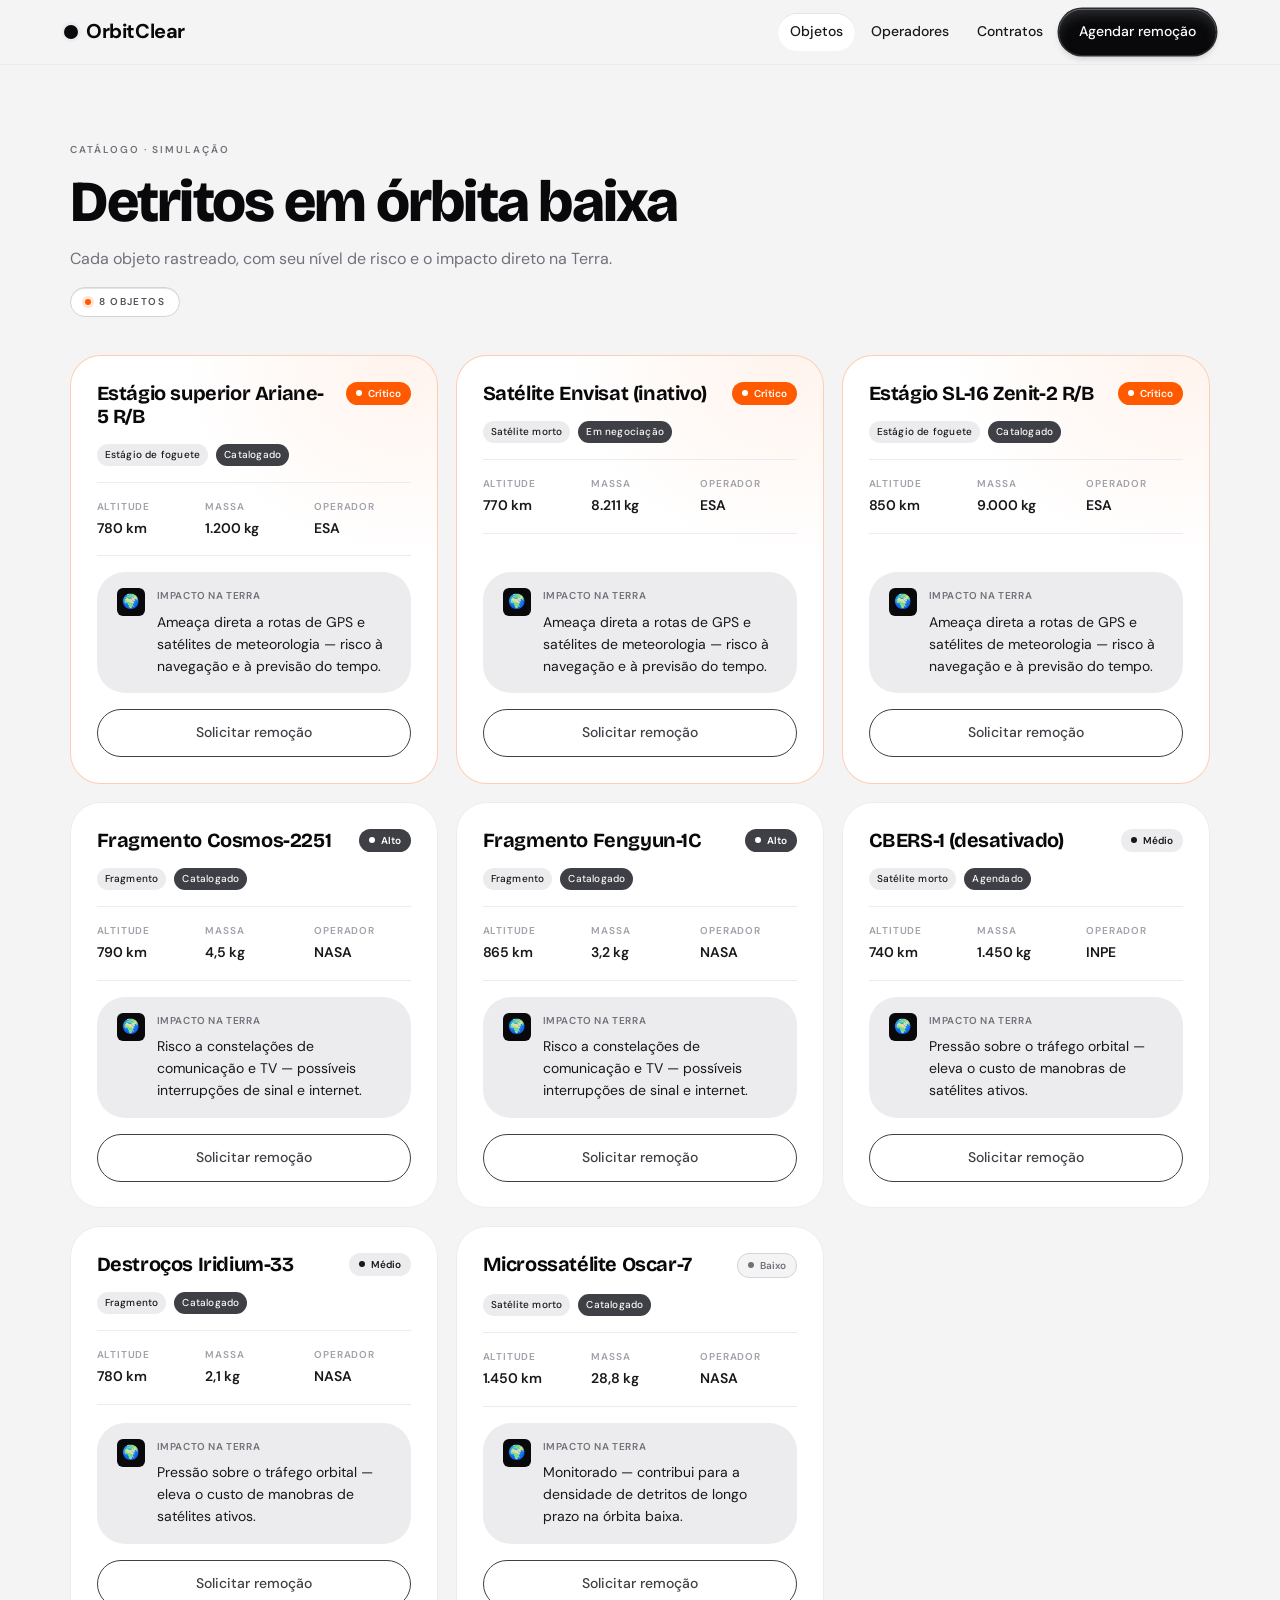
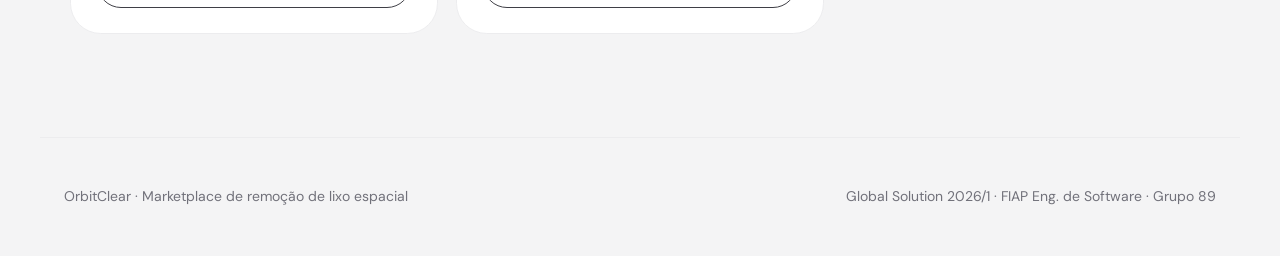
<file: web/objetos.html>
<!doctype html>
<html lang="pt-BR">
<head>
<meta charset="utf-8">
<meta name="viewport" content="width=device-width, initial-scale=1">
<title>Catálogo de objetos · OrbitClear</title>
<link rel="preconnect" href="https://fonts.googleapis.com">
<link rel="preconnect" href="https://fonts.gstatic.com" crossorigin>
<link href="https://fonts.googleapis.com/css2?family=Bricolage+Grotesque:opsz,wght@12..96,400..800&family=DM+Sans:opsz,wght@9..40,300;9..40,400;9..40,500;9..40,600;9..40,700&display=swap" rel="stylesheet">
<link rel="stylesheet" href="css/tokens.css">
<link rel="stylesheet" href="css/base.css">
<style>
  /* ============================================================
     OrbitClear — CATÁLOGO DE OBJETOS (página interna)
     Mesma pele da landing: Bricolage no display, paleta por token,
     profundidade por degrau de cor (sem drop shadow), hover -4px com
     cubic-bezier(.175,.885,.32,1.275), ember escasso e ligado a dado
     real (risco CRÍTICO). Prefixo .obj- pra não colidir com base.css.
     ============================================================ */

  /* gutter editorial largo — idêntico ao da landing (eixo do .container, sem cartão) */
  .ed-bleed { padding-inline: clamp(20px, 5.5vw, 96px); }

  /* ---------- header editorial da página (contrato comum às internas) ---------- */
  .pg-head { padding-block: clamp(40px, 6vw, 84px) clamp(22px, 3vw, 40px); display: grid; gap: clamp(12px,1.4vw,16px); }
  .pg-head .pg-eyebrow { font-size: var(--text-caption); letter-spacing: .2em; text-transform: uppercase; font-weight: 600; color: var(--color-steel); }
  .pg-title { margin: 0; font-family: 'Bricolage Grotesque','DM Sans',sans-serif; font-weight: 800;
    font-size: clamp(34px, 5vw, 58px); line-height: 1.0; letter-spacing: -.03em; color: var(--color-obsidian); }
  .pg-sub { margin: 0; max-width: 56ch; font-size: var(--text-body-lg); line-height: var(--leading-body-lg); color: var(--color-steel); }
  .pg-count { justify-self: start; }

  /* badge de contagem com ponto "vivo" — mesma linguagem do figcaption da landing */
  .pg-count {
    display: inline-flex; align-items: center; gap: 8px;
    font-size: var(--text-caption); letter-spacing: .14em; text-transform: uppercase;
    font-weight: var(--font-weight-semibold); color: var(--color-slate);
    background: var(--color-snow); border: 1px solid var(--color-pebble);
    border-radius: var(--radius-pill); padding: 6px 14px;
    box-shadow: var(--shadow-card-inset);
  }
  .pg-count .pg-live {
    width: 6px; height: 6px; border-radius: 50%; flex: none;
    background: var(--color-ember); box-shadow: 0 0 0 3px rgba(255,90,0,.16);
  }

  /* ---------- grelha de catálogo ---------- */
  .obj-grid {
    display: grid;
    grid-template-columns: repeat(3, 1fr);
    gap: clamp(14px, 1.4vw, 24px);
    padding-bottom: clamp(56px, 8vw, 104px);
  }

  /* ---------- card de objeto — pele da landing (.ed-tile) aplicada ao card ---------- */
  .obj-card {
    position: relative;
    display: flex; flex-direction: column;
    gap: var(--spacing-16);
    background: var(--surface-card-white);
    border: 1px solid var(--color-fog);
    border-radius: clamp(28px, 2.4vw, 36px);
    padding: clamp(22px, 2vw, 30px);
    isolation: isolate;
    transition: transform .25s cubic-bezier(.175,.885,.32,1.275), border-color .25s ease;
    will-change: transform;
  }
  .obj-card:hover { transform: translateY(-4px); border-color: var(--color-pebble); }

  /* CRÍTICO: único acento cromático, ligado a dado real */
  .obj-card.is-critico { border-color: rgba(255,90,0,.30); }
  .obj-card.is-critico::before {
    content: "";
    position: absolute; inset: 0; z-index: -1;
    border-radius: inherit;
    background: radial-gradient(120% 90% at 92% 0%, rgba(255,90,0,.07), transparent 52%);
  }

  /* topo: nome (display) + badge de risco */
  .obj-top { display: flex; align-items: flex-start; justify-content: space-between; gap: var(--spacing-12); }
  .obj-name {
    margin: 0;
    font-family: 'Bricolage Grotesque','DM Sans',sans-serif;
    font-weight: 700;
    font-size: var(--text-heading-sm);
    line-height: 1.16;
    letter-spacing: -.02em;
    color: var(--color-obsidian);
  }

  /* badge de risco — reusa .risk do base.css; só o CRÍTICO ganha ember */
  .obj-card .risk { flex: none; white-space: nowrap; }
  .obj-card.is-critico .risk-critico {
    background: var(--color-ember);
    color: #fff;
  }

  /* fileira de badges tipo + status */
  .obj-tags { display: flex; flex-wrap: wrap; gap: var(--spacing-8); align-items: center; }

  /* specs: altitude · massa · operador (mesma régua de leitura da landing) */
  .obj-specs {
    display: grid;
    grid-template-columns: repeat(3, 1fr);
    gap: var(--spacing-12);
    padding: var(--spacing-16) 0;
    border-top: 1px solid var(--color-fog);
    border-bottom: 1px solid var(--color-fog);
  }
  .obj-spec { display: grid; gap: 3px; min-width: 0; }
  .obj-spec-k {
    font-size: var(--text-caption); letter-spacing: .08em; text-transform: uppercase;
    color: var(--color-ash); font-weight: var(--font-weight-semibold);
  }
  .obj-spec-v {
    font-size: var(--text-body); font-weight: var(--font-weight-semibold);
    color: var(--color-ink); letter-spacing: -.01em;
    font-variant-numeric: tabular-nums;
    overflow: hidden; text-overflow: ellipsis; white-space: nowrap;
  }

  /* selo "Impacto na Terra" — diferencial de nota (reusa .impacto do base.css) */
  .obj-card .impacto { margin-top: auto; }

  /* CTA — alinhado ao fim, estilo consistente com a landing */
  .obj-cta { width: 100%; }

  /* ---------- responsivo ---------- */
  @media (max-width: 980px) {
    .obj-grid { grid-template-columns: repeat(2, 1fr); }
  }
  @media (max-width: 600px) {
    .obj-grid { grid-template-columns: 1fr; }
  }
  @media (max-width: 420px) {
    .obj-specs { grid-template-columns: 1fr 1fr; }
  }

  /* ---------- motion reset ---------- */
  @media (prefers-reduced-motion: reduce) {
    .obj-card { transition: none; }
    .obj-card:hover { transform: none; }
  }
</style>
</head>
<body>
<header class="nav"><div class="container nav-inner"><a href="index.html" class="brand"><span class="brand-dot"></span>OrbitClear</a><nav class="nav-links"><a href="objetos.html" class="nav-link is-active">Objetos</a><a href="operadores.html" class="nav-link">Operadores</a><a href="contratos.html" class="nav-link">Contratos</a><a href="contratos.html" class="btn btn-primary">Agendar remoção</a></nav></div></header>

<main>
  <!-- ===================== HEADER EDITORIAL ===================== -->
  <section class="pg-head ed-bleed">
    <span class="pg-eyebrow">Catálogo · simulação</span>
    <h1 class="pg-title">Detritos em órbita baixa</h1>
    <p class="pg-sub">Cada objeto rastreado, com seu nível de risco e o impacto direto na Terra.</p>
    <span class="pg-count" id="contagem"><span class="pg-live" aria-hidden="true"></span>0 objetos</span>
  </section>

  <!-- ===================== GRID DE OBJETOS (render via JS) ===================== -->
  <section class="ed-bleed" aria-label="Objetos rastreados, ordenados por risco">
    <div id="grid" class="obj-grid"></div>
  </section>
</main>

<footer class="footer container"><span>OrbitClear · Marketplace de remoção de lixo espacial</span><span class="muted">Global Solution 2026/1 · FIAP Eng. de Software · Grupo 89</span></footer>

<script src="js/data.js"></script>
<script>
  (function () {
    'use strict';

    var objetos = window.OBJETOS || [];
    var L = window.LABELS || {};
    var IMPACTO = window.IMPACTO_TERRA || {};

    // contagem real no badge do cabeçalho (preserva o ponto "vivo")
    var contagem = document.getElementById('contagem');
    if (contagem) {
      contagem.innerHTML = '<span class="pg-live" aria-hidden="true"></span>' + objetos.length + ' objetos';
    }

    // ordena por gravidade: CRÍTICO -> ALTO -> MÉDIO -> BAIXO
    var ordemRisco = { CRITICO: 0, ALTO: 1, MEDIO: 2, BAIXO: 3 };
    var ordenados = objetos.slice().sort(function (a, b) {
      return (ordemRisco[a.nivelRiscoColisao] != null ? ordemRisco[a.nivelRiscoColisao] : 9)
           - (ordemRisco[b.nivelRiscoColisao] != null ? ordemRisco[b.nivelRiscoColisao] : 9);
    });

    var grid = document.getElementById('grid');
    var frag = document.createDocumentFragment();

    // helpers de criação de DOM (sem libs)
    function el(tag, className) {
      var node = document.createElement(tag);
      if (className) node.className = className;
      return node;
    }
    function txt(tag, className, text) {
      var node = el(tag, className);
      node.textContent = text;
      return node;
    }
    function lbl(group, key) {
      return (L[group] && L[group][key]) || key;
    }

    ordenados.forEach(function (obj) {
      var riskKey = String(obj.nivelRiscoColisao).toLowerCase();
      var isCritico = obj.nivelRiscoColisao === 'CRITICO';

      var card = el('article', 'obj-card' + (isCritico ? ' is-critico' : ''));

      // 1) topo: nome (display) + badge de risco (ember só no CRÍTICO)
      var top = el('div', 'obj-top');
      top.appendChild(txt('h2', 'obj-name', obj.nome));
      top.appendChild(txt('span', 'risk risk-' + riskKey, lbl('risco', obj.nivelRiscoColisao)));
      card.appendChild(top);

      // 2) tags: tipo (soft) + status (dark)
      var tags = el('div', 'obj-tags');
      tags.appendChild(txt('span', 'badge badge-soft', lbl('tipo', obj.tipo)));
      tags.appendChild(txt('span', 'badge badge-dark', lbl('status', obj.statusRemocao)));
      card.appendChild(tags);

      // 3) specs: altitude · massa · operador (agência dona)
      var specs = el('div', 'obj-specs');
      [
        ['Altitude', window.fmtKm ? window.fmtKm(obj.altitudeKm) : obj.altitudeKm + ' km'],
        ['Massa',    window.fmtKg ? window.fmtKg(obj.massaKg)    : obj.massaKg + ' kg'],
        ['Operador', window.clientePorId ? window.clientePorId(obj.clienteId) : '—']
      ].forEach(function (pair) {
        var item = el('div', 'obj-spec');
        item.appendChild(txt('span', 'obj-spec-k', pair[0]));
        item.appendChild(txt('span', 'obj-spec-v', pair[1]));
        specs.appendChild(item);
      });
      card.appendChild(specs);

      // 4) selo "Impacto na Terra" — diferencial de nota (NÃO remover)
      var impacto = el('div', 'impacto');
      var ic = el('div', 'impacto-ic');
      ic.textContent = '🌍';
      impacto.appendChild(ic);
      var impText = el('div', 'stack-8');
      impText.appendChild(txt('div', 'impacto-label', 'Impacto na Terra'));
      impText.appendChild(txt('div', 'impacto-text', IMPACTO[obj.nivelRiscoColisao] || '—'));
      impacto.appendChild(impText);
      card.appendChild(impacto);

      // 5) CTA -> contratos
      var cta = el('a', 'btn btn-outline btn-block obj-cta');
      cta.href = 'contratos.html';
      cta.textContent = 'Solicitar remoção';
      card.appendChild(cta);

      frag.appendChild(card);
    });

    if (grid) grid.appendChild(frag);
  })();
</script>
</body>
</html>
</file>
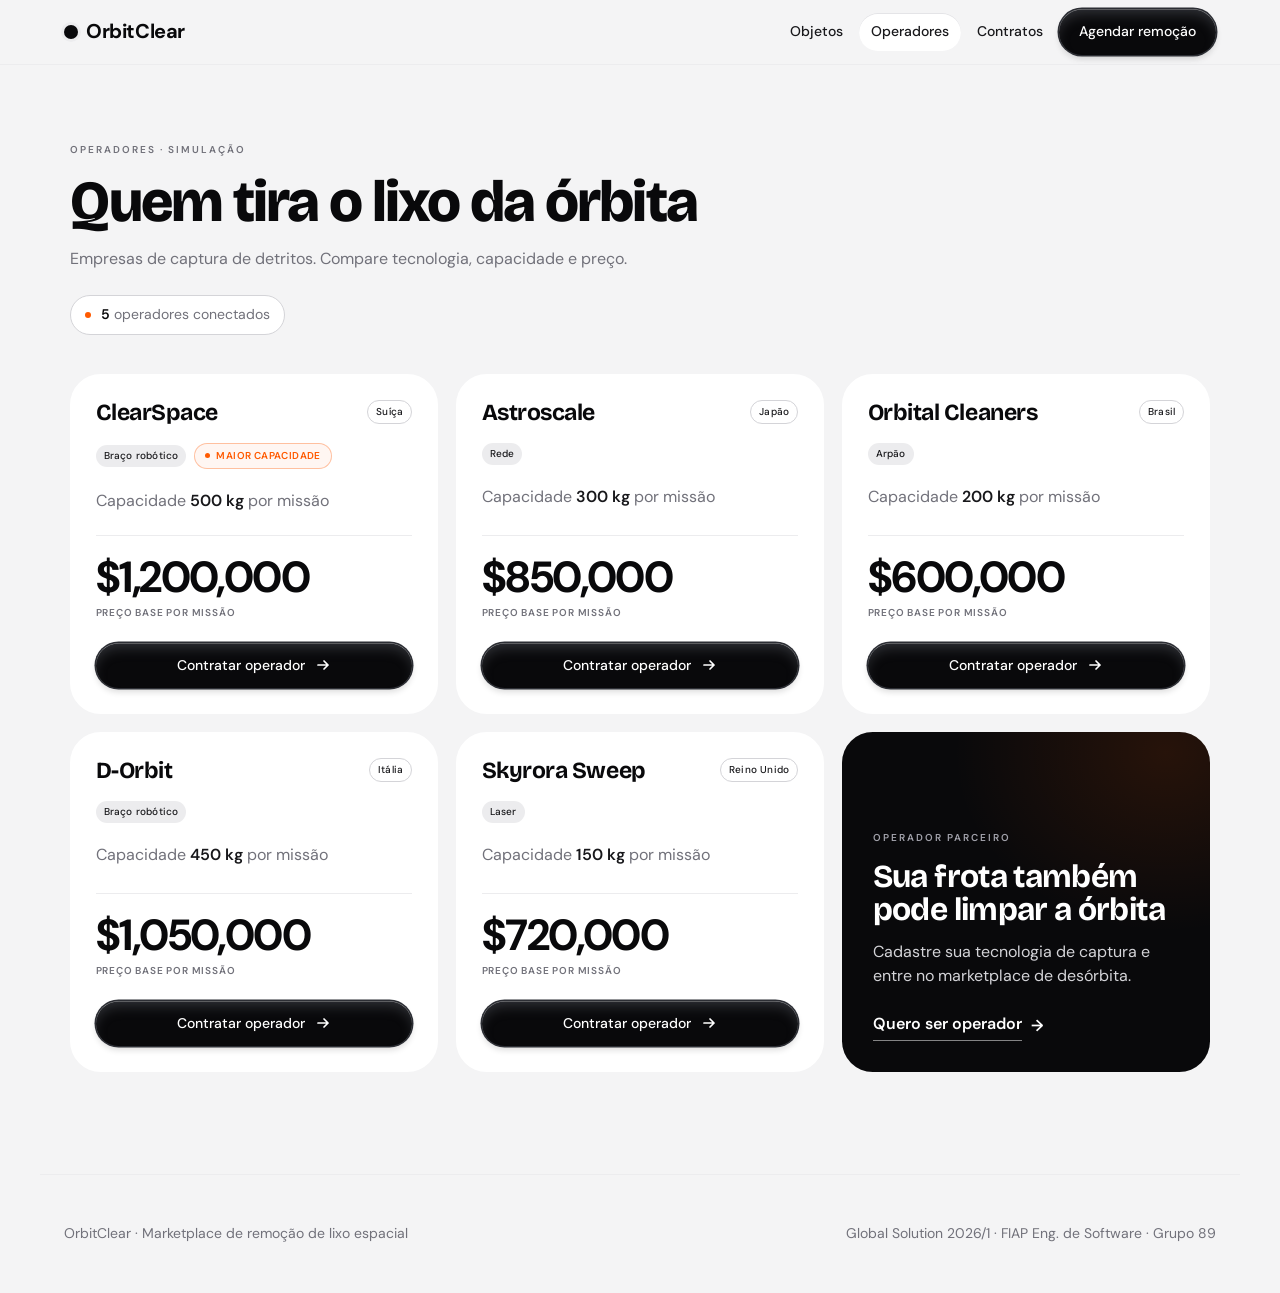
<file: web/operadores.html>
<!doctype html>
<html lang="pt-BR">
<head>
<meta charset="utf-8">
<meta name="viewport" content="width=device-width, initial-scale=1">
<title>Operadores · OrbitClear</title>
<link rel="preconnect" href="https://fonts.googleapis.com">
<link rel="preconnect" href="https://fonts.gstatic.com" crossorigin>
<link href="https://fonts.googleapis.com/css2?family=Bricolage+Grotesque:opsz,wght@12..96,400..800&family=DM+Sans:opsz,wght@9..40,300;9..40,400;9..40,500;9..40,600;9..40,700&display=swap" rel="stylesheet">
<link rel="stylesheet" href="css/tokens.css">
<link rel="stylesheet" href="css/base.css">
<style>
  /* ============================================================
     operadores.html — mesma pele editorial da landing.
     Prefixo .op- pra não colidir com base.css. ZERO rosa:
     único acento é o ember (#ff5a00), pontual e ligado a dado real.
     Profundidade por degrau de cor (mist/snow/fog/obsidian),
     sem drop shadow em card. Hover overshoot igual aos tiles.
     ============================================================ */

  /* gutter editorial largo (mesmo eixo do .container, sem cartão) */
  .ed-bleed { padding-inline: clamp(20px, 5.5vw, 96px); }

  /* ---------- HEADER editorial (contrato comum das internas) ---------- */
  .pg-head { padding-block: clamp(40px, 6vw, 84px) clamp(22px, 3vw, 40px); display: grid; gap: clamp(12px,1.4vw,16px); }
  .pg-head .pg-eyebrow { font-size: var(--text-caption); letter-spacing: .2em; text-transform: uppercase; font-weight: 600; color: var(--color-steel); }
  .pg-title { margin: 0; font-family: 'Bricolage Grotesque','DM Sans',sans-serif; font-weight: 800;
    font-size: clamp(34px, 5vw, 58px); line-height: 1.0; letter-spacing: -.03em; color: var(--color-obsidian); }
  .pg-sub { margin: 0; max-width: 56ch; font-size: var(--text-body-lg); line-height: var(--leading-body-lg); color: var(--color-steel); }
  .pg-count { justify-self: start; }

  /* contador-resumo em pílula (mesma linguagem dos badges) */
  .op-count {
    display: inline-flex; align-items: center; gap: 10px;
    margin-top: clamp(4px, .8vw, 8px);
    padding: 8px 14px;
    border: 1px solid var(--color-pebble);
    border-radius: var(--radius-pill);
    background: var(--surface-card-white);
    font-size: var(--text-body);
    color: var(--color-steel);
    font-variant-numeric: tabular-nums;
  }
  .op-count b { color: var(--color-obsidian); font-weight: var(--font-weight-semibold); }
  .op-count .op-count-dot { width: 6px; height: 6px; border-radius: 50%; background: var(--color-ember); flex: none; }

  /* ---------- GRID de operadores ---------- */
  .op-section { padding-bottom: clamp(56px, 8vw, 104px); }
  .op-grid {
    display: grid;
    grid-template-columns: repeat(3, 1fr);
    gap: clamp(14px, 1.4vw, 22px);
  }
  @media (max-width: 980px) { .op-grid { grid-template-columns: repeat(2, 1fr); } }
  @media (max-width: 620px) { .op-grid { grid-template-columns: 1fr; } }

  /* ---------- CARD de operador ---------- */
  .op-card {
    position: relative;
    display: flex; flex-direction: column;
    background: var(--surface-card-white);
    border-radius: clamp(28px, 2.4vw, 36px);
    padding: clamp(22px, 2vw, 30px);
    min-height: 340px;
    isolation: isolate;
    transition: transform .25s cubic-bezier(.175,.885,.32,1.275);
    will-change: transform;
  }
  .op-card:hover { transform: translateY(-4px); }

  /* topo: nome da empresa + país em pílula outline */
  .op-card-head {
    display: flex; align-items: flex-start; justify-content: space-between;
    gap: var(--spacing-12);
  }
  .op-name {
    margin: 0;
    font-family: 'Bricolage Grotesque','DM Sans',sans-serif;
    font-weight: var(--font-weight-bold);
    font-size: clamp(20px, 1.8vw, 24px);
    line-height: 1.1;
    letter-spacing: -.02em;
    color: var(--color-obsidian);
  }
  .op-pais { flex: none; }

  /* badge de tecnologia (soft) + selo ember opcional de destaque */
  .op-meta-row {
    display: flex; flex-wrap: wrap; align-items: center; gap: var(--spacing-8);
    margin-top: clamp(14px, 1.6vw, 18px);
  }
  .op-tech { white-space: nowrap; }
  /* selo ember — acento ÚNICO, ligado a dado real (maior capacidade) */
  .op-flag {
    display: inline-flex; align-items: center; gap: 6px;
    font-size: var(--text-caption);
    font-weight: var(--font-weight-semibold);
    letter-spacing: .04em; text-transform: uppercase;
    color: var(--color-ember);
    border: 1px solid rgba(255,90,0,.34);
    border-radius: var(--radius-pill);
    padding: 4px 10px;
    background: rgba(255,90,0,.05);
  }
  .op-flag::before { content: ""; width: 5px; height: 5px; border-radius: 50%; background: var(--color-ember); flex: none; }

  /* spec de capacidade */
  .op-spec {
    margin-top: clamp(16px, 1.8vw, 20px);
    font-size: var(--text-body-lg);
    line-height: var(--leading-body-lg);
    color: var(--color-steel);
  }
  .op-spec b { color: var(--color-ink); font-weight: var(--font-weight-semibold); }

  /* bloco de preço — empurrado pro fim, separado por filete */
  .op-price {
    margin-top: auto;
    padding-top: clamp(18px, 2vw, 22px);
    border-top: 1px solid var(--color-fog);
  }
  .op-price-num {
    font-weight: var(--font-weight-bold);
    font-size: clamp(34px, 3.4vw, 46px);
    line-height: .9;
    letter-spacing: -.035em;
    color: var(--color-obsidian);
    font-variant-numeric: tabular-nums;
  }
  .op-price-label {
    margin-top: var(--spacing-8);
    font-size: var(--text-caption);
    letter-spacing: .08em; text-transform: uppercase;
    color: var(--color-steel);
    font-weight: var(--font-weight-semibold);
  }

  /* CTA full-width */
  .op-cta {
    margin-top: clamp(18px, 2vw, 22px);
    display: inline-flex; align-items: center; justify-content: center; gap: 10px;
    width: 100%;
  }
  .op-cta svg { width: 16px; height: 16px; transition: transform .25s cubic-bezier(.175,.885,.32,1.275); }
  .op-cta:hover svg { transform: translateX(4px); }

  /* ---------- CARD decorativo (ex-orchid → OBSIDIAN, zero rosa) ---------- */
  .op-join {
    position: relative; overflow: hidden;
    display: flex; flex-direction: column; justify-content: flex-end;
    gap: clamp(10px, 1.2vw, 14px);
    background: var(--surface-dark);
    color: var(--color-snow);
    border-radius: clamp(28px, 2.4vw, 36px);
    padding: clamp(26px, 2.4vw, 34px);
    min-height: 340px;
    isolation: isolate;
    transition: transform .25s cubic-bezier(.175,.885,.32,1.275);
    will-change: transform;
  }
  .op-join:hover { transform: translateY(-4px); }
  /* brilho ember sutil no canto — mesmo gesto dos blocos escuros da landing */
  .op-join::before {
    content: "";
    position: absolute; inset: 0;
    background: radial-gradient(120% 110% at 88% 6%, rgba(255,90,0,.12), transparent 48%);
    z-index: -1;
  }
  .op-join-eyebrow {
    font-size: var(--text-caption); letter-spacing: .2em; text-transform: uppercase;
    font-weight: var(--font-weight-semibold); color: var(--color-ash);
  }
  .op-join-title {
    margin: 0;
    font-family: 'Bricolage Grotesque','DM Sans',sans-serif;
    font-weight: var(--font-weight-bold);
    font-size: clamp(24px, 2.6vw, 32px);
    line-height: 1.04;
    letter-spacing: -.02em;
    color: var(--color-snow);
  }
  .op-join-sub {
    font-size: var(--text-body-lg);
    line-height: var(--leading-body-lg);
    color: var(--color-pebble);
    max-width: 32ch;
  }
  .op-join-cta {
    margin-top: clamp(6px, .8vw, 10px);
    display: inline-flex; align-items: center; gap: 9px;
    align-self: start;
    font-size: var(--text-body-lg);
    font-weight: var(--font-weight-semibold);
    color: var(--color-snow);
  }
  .op-join-cta .op-ul { border-bottom: 1px solid rgba(255,255,255,.5); padding-bottom: 3px; }
  .op-join-cta .op-arrow { display: inline-block; transition: transform .28s cubic-bezier(.175,.885,.32,1.275); }
  .op-join-cta:hover .op-arrow { transform: translateX(6px); }

  /* ---------- motion reset ---------- */
  @media (prefers-reduced-motion: reduce) {
    .op-card, .op-join, .op-cta svg, .op-join-cta .op-arrow { transition: none; }
    .op-card:hover, .op-join:hover { transform: none; }
    .op-cta:hover svg, .op-join-cta:hover .op-arrow { transform: none; }
  }
</style>
</head>
<body>
<header class="nav"><div class="container nav-inner"><a href="index.html" class="brand"><span class="brand-dot"></span>OrbitClear</a><nav class="nav-links"><a href="objetos.html" class="nav-link">Objetos</a><a href="operadores.html" class="nav-link is-active">Operadores</a><a href="contratos.html" class="nav-link">Contratos</a><a href="contratos.html" class="btn btn-primary">Agendar remoção</a></nav></div></header>

<main>

  <!-- ===================== HEADER editorial ===================== -->
  <section class="pg-head ed-bleed" aria-labelledby="op-h">
    <span class="pg-eyebrow">Operadores · simulação</span>
    <h1 class="pg-title" id="op-h">Quem tira o lixo da órbita</h1>
    <p class="pg-sub">Empresas de captura de detritos. Compare tecnologia, capacidade e preço.</p>
    <span class="op-count pg-count">
      <span class="op-count-dot" aria-hidden="true"></span>
      <span><b id="op-total">5</b> operadores conectados</span>
    </span>
  </section>

  <!-- ===================== GRID de operadores ===================== -->
  <section class="op-section ed-bleed" aria-label="Operadores de captura disponíveis">
    <div id="op-grid" class="op-grid"><!-- preenchido via JS --></div>
  </section>

</main>

<footer class="footer container"><span>OrbitClear · Marketplace de remoção de lixo espacial</span><span class="muted">Global Solution 2026/1 · FIAP Eng. de Software · Grupo 89</span></footer>

<script src="js/data.js"></script>
<script>
  (function () {
    'use strict';

    var grid = document.getElementById('op-grid');
    var ops = window.OPERADORES || [];
    var L = window.LABELS || {};
    var fmtKg = window.fmtKg || function (v) { return v + ' kg'; };
    var fmtUSD = window.fmtUSD || function (v) { return '$' + v; };

    // contador real no header
    var total = document.getElementById('op-total');
    if (total) total.textContent = ops.length;

    // acento ember pontual e ligado a dado REAL: a maior capacidade por missão
    var maxCap = ops.reduce(function (m, o) { return Math.max(m, o.capacidadeKgPorMissao || 0); }, 0);

    var arrowSvg =
      '<svg viewBox="0 0 16 16" fill="none" aria-hidden="true">' +
      '<path d="M3 8h10M9 4l4 4-4 4" stroke="currentColor" stroke-width="1.7" stroke-linecap="round" stroke-linejoin="round"/></svg>';

    if (grid) {
      var cards = ops.map(function (op) {
        var tech = (L.tecnologia && L.tecnologia[op.tecnologiaCaptura]) || op.tecnologiaCaptura;
        var isTop = op.capacidadeKgPorMissao === maxCap && maxCap > 0;

        var flag = isTop
          ? '<span class="op-flag">Maior capacidade</span>'
          : '';

        return '' +
          '<article class="op-card">' +
            '<div class="op-card-head">' +
              '<h2 class="op-name">' + op.nomeEmpresa + '</h2>' +
              '<span class="badge badge-line op-pais">' + op.pais + '</span>' +
            '</div>' +
            '<div class="op-meta-row">' +
              '<span class="badge badge-soft op-tech">' + tech + '</span>' +
              flag +
            '</div>' +
            '<p class="op-spec">Capacidade <b>' + fmtKg(op.capacidadeKgPorMissao) + '</b> por missão</p>' +
            '<div class="op-price">' +
              '<div class="op-price-num">' + fmtUSD(op.precoBaseUSD) + '</div>' +
              '<div class="op-price-label">preço base por missão</div>' +
            '</div>' +
            '<a class="btn btn-primary op-cta" href="contratos.html">Contratar operador' + arrowSvg + '</a>' +
          '</article>';
      });

      // card decorativo OBSIDIAN (ex-orchid) — zero rosa, acento só ember sutil
      cards.push('' +
        '<article class="op-join">' +
          '<span class="op-join-eyebrow">Operador parceiro</span>' +
          '<h2 class="op-join-title">Sua frota também pode limpar a órbita</h2>' +
          '<p class="op-join-sub">Cadastre sua tecnologia de captura e entre no marketplace de desórbita.</p>' +
          '<a class="op-join-cta" href="contratos.html">' +
            '<span class="op-ul">Quero ser operador</span>' +
            '<span class="op-arrow" aria-hidden="true">&rarr;</span>' +
          '</a>' +
        '</article>');

      grid.innerHTML = cards.join('');
    }
  })();
</script>
</body>
</html>
</file>
<file: web/css/tokens.css>
/* OrbitClear — Design tokens (Awesomic "rounded midnight marketplace")
   Fonte canônica do sistema: web/DESIGN.md
   Cosmica é proprietária -> substituída por DM Sans (Google Fonts). */
:root {
  /* Colors */
  --color-obsidian: #09090b;
  --color-ink:      #18181b;
  --color-graphite: #3f3f46;
  --color-slate:    #52525b;
  --color-steel:    #71717a;
  --color-ash:      #a1a1aa;
  --color-pebble:   #d4d4d8;
  --color-fog:      #ececee;
  --color-mist:     #f4f4f5;
  --color-snow:     #ffffff;
  --color-ember:    #ff5a00; /* só badge / ênfase pontual */
  --color-orchid-flash: #fe45e2; /* um único wash decorativo */

  /* Surfaces (4 degraus por página) */
  --surface-canvas:      #f4f4f5;
  --surface-card-white:  #ffffff;
  --surface-card-muted:  #ececee;
  --surface-dark:        #09090b;

  /* Typography — família única, hierarquia por peso */
  --font-cosmica: 'DM Sans', ui-sans-serif, system-ui, -apple-system, BlinkMacSystemFont, "Segoe UI", Roboto, sans-serif;
  --font-weight-light: 300;
  --font-weight-regular: 400;
  --font-weight-medium: 500;
  --font-weight-semibold: 600;
  --font-weight-bold: 700;

  --text-caption: 10px;     --leading-caption: 1.8;
  --text-body: 14px;        --leading-body: 1.56;
  --text-body-lg: 16px;     --leading-body-lg: 1.5;
  --text-subheading: 18px;  --leading-subheading: 1.45;
  --text-heading-sm: 20px;  --leading-heading-sm: 1.35;
  --text-heading: 32px;     --leading-heading: 1.28;
  --text-heading-lg: 40px;  --leading-heading-lg: 1.25;
  --text-display-sm: 56px;  --leading-display-sm: 1.12;
  --text-display: 64px;     --leading-display: 1;

  /* Spacing (base 4px) */
  --spacing-4: 4px;    --spacing-8: 8px;    --spacing-12: 12px;
  --spacing-16: 16px;  --spacing-20: 20px;  --spacing-24: 24px;
  --spacing-28: 28px;  --spacing-32: 32px;  --spacing-36: 36px;
  --spacing-40: 40px;  --spacing-48: 48px;  --spacing-64: 64px;
  --spacing-68: 68px;  --spacing-80: 80px;  --spacing-120: 120px;

  /* Layout */
  --page-max-width: 1200px;
  --section-gap: 80px;
  --element-gap: 8px;

  /* Radius */
  --radius-md: 6px;
  --radius-xl: 12px;
  --radius-2xl: 16px;
  --radius-3xl: 24px;
  --radius-card-compact: 28px;
  --radius-card: 36px;       /* card primário — o traço mais reconhecível */
  --radius-icon: 40px;
  --radius-hero: 48px;
  --radius-badge: 12px;
  --radius-input: 14px;
  --radius-pill: 10000px;

  /* Shadows — só o botão primário recebe a sombra multi-layer "pressed-glass";
     cards NÃO levam drop shadow (profundidade = degrau de cor). */
  --shadow-subtle: rgba(255,255,255,0.5) 0px 0.5px 0px 0px inset,
                   rgba(117,123,133,0.4) 0px 9px 14px -5px inset,
                   rgb(44,46,52) 0px 0px 0px 1.5px,
                   rgba(0,0,0,0.14) 0px 4px 6px 0px;
  --shadow-card-inset: rgb(228,228,231) 0px 1px 0px 0px inset;
  --shadow-md: rgba(0,0,0,0.04) 0px 4px 12px 0px;
}
</file>
<file: web/css/base.css>
/* OrbitClear — base + componentes (Awesomic design system)
   Depende de tokens.css. Reutilize estas classes nas telas;
   NÃO recrie cores/raios soltos — sempre via var(--token). */

/* ---------- reset ---------- */
*, *::before, *::after { box-sizing: border-box; }
* { margin: 0; }
html { -webkit-text-size-adjust: 100%; scroll-behavior: smooth; }
body {
  font-family: var(--font-cosmica);
  font-size: var(--text-body);
  line-height: var(--leading-body);
  font-weight: var(--font-weight-regular);
  color: var(--color-ink);
  background: var(--color-mist);
  -webkit-font-smoothing: antialiased;
  text-rendering: optimizeLegibility;
}
img, svg { display: block; max-width: 100%; }
a { color: inherit; text-decoration: none; }
button { font: inherit; color: inherit; cursor: pointer; }
ul { list-style: none; padding: 0; }

/* ---------- layout ---------- */
.container { width: 100%; max-width: var(--page-max-width); margin-inline: auto; padding-inline: var(--spacing-24); }
.section { padding-block: var(--spacing-80); }
.stack   { display: grid; gap: var(--spacing-16); }
.stack-8 { display: grid; gap: var(--spacing-8); }
.stack-24{ display: grid; gap: var(--spacing-24); }
.cluster { display: flex; flex-wrap: wrap; gap: var(--spacing-8); align-items: center; }
.between { display: flex; align-items: center; justify-content: space-between; gap: var(--spacing-16); }
.center  { text-align: center; }
.muted   { color: var(--color-steel); }
.mt-8{margin-top:var(--spacing-8)}.mt-16{margin-top:var(--spacing-16)}
.mt-24{margin-top:var(--spacing-24)}.mt-32{margin-top:var(--spacing-32)}.mt-48{margin-top:var(--spacing-48)}

/* ---------- typography ---------- */
.eyebrow { font-size: var(--text-caption); letter-spacing: .08em; text-transform: uppercase;
  color: var(--color-steel); font-weight: var(--font-weight-semibold); }
.display { font-size: clamp(40px, 7vw, var(--text-display)); line-height: var(--leading-display-sm);
  font-weight: var(--font-weight-bold); letter-spacing: -.03em; color: var(--color-obsidian); }
.display .accent { color: var(--color-ash); }
.section-title { font-size: clamp(var(--text-heading), 4.5vw, var(--text-heading-lg)); line-height: var(--leading-heading-lg);
  font-weight: var(--font-weight-bold); letter-spacing: -.015em; color: var(--color-obsidian); }
.section-sub { color: var(--color-steel); font-size: var(--text-body-lg); line-height: var(--leading-body-lg); max-width: 58ch; }
.h-sm { font-size: var(--text-heading-sm); line-height: var(--leading-heading-sm); font-weight: var(--font-weight-semibold); color: var(--color-obsidian); }

/* ---------- nav ---------- */
.nav { position: sticky; top: 0; z-index: 50;
  background: color-mix(in srgb, var(--color-mist) 78%, transparent);
  backdrop-filter: blur(14px); -webkit-backdrop-filter: blur(14px);
  border-bottom: 1px solid var(--color-fog); }
.nav-inner { display: flex; align-items: center; justify-content: space-between; height: 64px; gap: var(--spacing-24); }
.brand { display: inline-flex; align-items: center; gap: var(--spacing-8);
  font-weight: var(--font-weight-bold); font-size: var(--text-heading-sm); letter-spacing: -.02em; color: var(--color-obsidian); }
.brand-dot { width: 14px; height: 14px; border-radius: var(--radius-pill);
  background: var(--color-obsidian); box-shadow: 0 0 0 3px var(--color-fog); }
.nav-links { display: flex; align-items: center; gap: var(--spacing-4); }
.nav-link { padding: var(--spacing-8) var(--spacing-12); border-radius: var(--radius-pill);
  color: var(--color-ink); font-weight: var(--font-weight-medium); transition: background .2s ease; }
.nav-link:hover { background: var(--color-fog); }
.nav-link.is-active { background: var(--color-snow); box-shadow: var(--shadow-card-inset); }

/* ---------- buttons ---------- */
.btn { display: inline-flex; align-items: center; justify-content: center; gap: var(--spacing-8);
  font-weight: var(--font-weight-medium); border: 0; border-radius: var(--radius-pill);
  padding: var(--spacing-12) var(--spacing-20); white-space: nowrap;
  transition: transform .2s ease, opacity .2s ease, background .2s ease; }
.btn:active { transform: translateY(1px); }
.btn-primary { background: var(--color-obsidian); color: var(--color-snow); box-shadow: var(--shadow-subtle); }
.btn-primary:hover { opacity: .92; }
.btn-outline { background: var(--color-snow); color: var(--color-graphite); border: 1px solid var(--color-graphite); }
.btn-outline:hover { background: var(--color-mist); }
.btn-dark { background: var(--color-obsidian); color: var(--color-snow);
  border: 1px solid rgba(255,255,255,.2); border-radius: var(--radius-input); padding: var(--spacing-12) var(--spacing-16); }
.btn-lg { padding: var(--spacing-16) var(--spacing-28); font-size: var(--text-body-lg); }
.btn-block { width: 100%; }

/* ---------- cards (sem drop shadow: profundidade = degrau de cor) ---------- */
.card { background: var(--color-snow); border-radius: var(--radius-card); padding: var(--spacing-28); }
.card-muted { background: var(--color-fog); border-radius: var(--radius-card-compact); padding: var(--spacing-24); }
.card-dark { background: var(--color-obsidian); color: var(--color-snow); border-radius: var(--radius-card); padding: var(--spacing-28); }
.card-dark .section-title, .card-dark .h-sm { color: var(--color-snow); }
.card-hover { transition: transform .25s cubic-bezier(.175,.885,.32,1.275); }
.card-hover:hover { transform: translateY(-4px); }
.card-accent { background: var(--color-orchid-flash); color: var(--color-snow); border-radius: var(--radius-card); padding: var(--spacing-28); }

/* ---------- grids ---------- */
.grid { display: grid; gap: var(--spacing-24); }
.grid-2 { grid-template-columns: repeat(2, 1fr); }
.grid-3 { grid-template-columns: repeat(3, 1fr); }
.grid-4 { grid-template-columns: repeat(4, 1fr); }

/* ---------- badges ---------- */
.badge { display: inline-flex; align-items: center; gap: 6px; font-size: var(--text-caption);
  font-weight: var(--font-weight-medium); line-height: 1.4; letter-spacing: .02em;
  border-radius: var(--radius-badge); padding: 4px 8px; }
.badge-dark    { background: var(--color-graphite); color: #fafafa; }
.badge-soft    { background: var(--color-fog); color: var(--color-ink); }
.badge-line    { background: transparent; color: var(--color-ink); border: 1px solid var(--color-pebble); }
.badge-overlay { background: transparent; color: var(--color-snow); border: 1px solid rgba(255,255,255,.35); }
.badge-ember   { background: var(--color-ember); color: #fff; font-weight: var(--font-weight-semibold); }

/* risco — acromático, dirigido por tom + peso (sem cor semântica fora do sistema) */
.risk { display: inline-flex; align-items: center; gap: 6px; border-radius: var(--radius-badge);
  padding: 4px 10px; font-size: var(--text-caption); font-weight: var(--font-weight-semibold); }
.risk::before { content: ""; width: 6px; height: 6px; border-radius: 50%; background: currentColor; }
.risk-critico { background: var(--color-obsidian); color: #fff; }
.risk-alto    { background: var(--color-graphite); color: #fff; }
.risk-medio   { background: var(--color-fog); color: var(--color-ink); }
.risk-baixo   { background: var(--color-mist); color: var(--color-steel); border: 1px solid var(--color-pebble); }

/* ---------- stat block ---------- */
.stat-number { font-size: clamp(var(--text-heading-lg), 5vw, var(--text-display-sm));
  font-weight: var(--font-weight-bold); line-height: 1; letter-spacing: -.02em; color: var(--color-obsidian); }
.card-dark .stat-number { color: var(--color-snow); }
.stat-label { margin-top: var(--spacing-8); font-size: var(--text-body); color: var(--color-steel); }

/* ---------- hero ---------- */
.hero { padding-block: clamp(48px, 8vw, 96px); }
.hero-grid { display: grid; grid-template-columns: 1.25fr 1fr; gap: var(--spacing-48); align-items: center; }

/* ---------- dark problem panel ---------- */
.problem { display: grid; gap: var(--spacing-16); }
.problem-row { display: flex; align-items: flex-start; gap: var(--spacing-12);
  font-size: var(--text-subheading); line-height: var(--leading-subheading); }
.problem-row .dot { margin-top: 9px; width: 8px; height: 8px; border-radius: 50%; background: var(--color-graphite); flex: none; }
.problem-lead { color: var(--color-ash); font-weight: var(--font-weight-regular); }
.problem-key  { color: var(--color-snow); font-weight: var(--font-weight-semibold); }

/* ---------- impacto na terra (selo diferencial) ---------- */
.impacto { display: flex; gap: var(--spacing-12); align-items: flex-start;
  background: var(--color-fog); border-radius: var(--radius-card-compact);
  padding: var(--spacing-16) var(--spacing-20); }
.impacto-ic { flex: none; width: 28px; height: 28px; border-radius: var(--radius-md);
  display: grid; place-items: center; background: var(--color-obsidian); color: var(--color-snow); font-size: 14px; }
.impacto-label { font-size: var(--text-caption); letter-spacing: .06em; text-transform: uppercase;
  color: var(--color-steel); font-weight: var(--font-weight-semibold); }
.impacto-text { font-size: var(--text-body); line-height: var(--leading-body); color: var(--color-ink); }

/* ---------- inputs ---------- */
.field { display: grid; gap: 6px; }
.label { font-size: var(--text-body); font-weight: var(--font-weight-medium); color: var(--color-ink); }
.input, .select { width: 100%; background: var(--color-snow); color: var(--color-ink);
  border: 1px solid var(--color-pebble); border-radius: var(--radius-input);
  padding: var(--spacing-12) var(--spacing-16); font: inherit; transition: border-color .2s ease; }
.input::placeholder { color: var(--color-ash); }
.input:focus, .select:focus { outline: none; border-color: var(--color-graphite); }
.input-row { display: flex; gap: var(--spacing-8); align-items: stretch; }
.input-row .input { flex: 1; }

/* ---------- announcement / logo strip / page head / rows / footer ---------- */
.announce { background: #222; color: var(--color-snow); border-radius: var(--radius-hero);
  padding: var(--spacing-12) var(--spacing-24); display: flex; align-items: center; justify-content: center;
  gap: var(--spacing-12); text-align: center; flex-wrap: wrap;
  backdrop-filter: blur(8px); -webkit-backdrop-filter: blur(8px); }
.announce a { text-decoration: underline; text-underline-offset: 3px; opacity: .85; }

.logos { display: flex; flex-wrap: wrap; align-items: center; justify-content: center;
  gap: var(--spacing-32); opacity: .65; }
.logos span { font-weight: var(--font-weight-semibold); color: var(--color-steel); font-size: var(--text-subheading); }

.page-head { padding-block: var(--spacing-48) var(--spacing-32);
  display: flex; flex-wrap: wrap; align-items: flex-end; justify-content: space-between; gap: var(--spacing-16); }

.row-card { display: flex; flex-wrap: wrap; align-items: center; justify-content: space-between;
  gap: var(--spacing-16); background: var(--color-snow); border-radius: var(--radius-card-compact);
  padding: var(--spacing-20) var(--spacing-24); }

.footer { border-top: 1px solid var(--color-fog); padding-block: var(--spacing-48);
  color: var(--color-steel); display: flex; flex-wrap: wrap; gap: var(--spacing-16);
  align-items: center; justify-content: space-between; }

/* ---------- motion ---------- */
@media (prefers-reduced-motion: reduce) {
  *, *::before, *::after { animation: none !important; transition: none !important; scroll-behavior: auto !important; }
}

/* ---------- responsive ---------- */
@media (max-width: 900px) {
  .grid-3, .grid-4 { grid-template-columns: repeat(2, 1fr); }
  .hero-grid { grid-template-columns: 1fr; gap: var(--spacing-32); }
}
@media (max-width: 640px) {
  .grid-2, .grid-3, .grid-4 { grid-template-columns: 1fr; }
  .nav-links .nav-link { display: none; }
  .section { padding-block: var(--spacing-48); }
}
</file>
